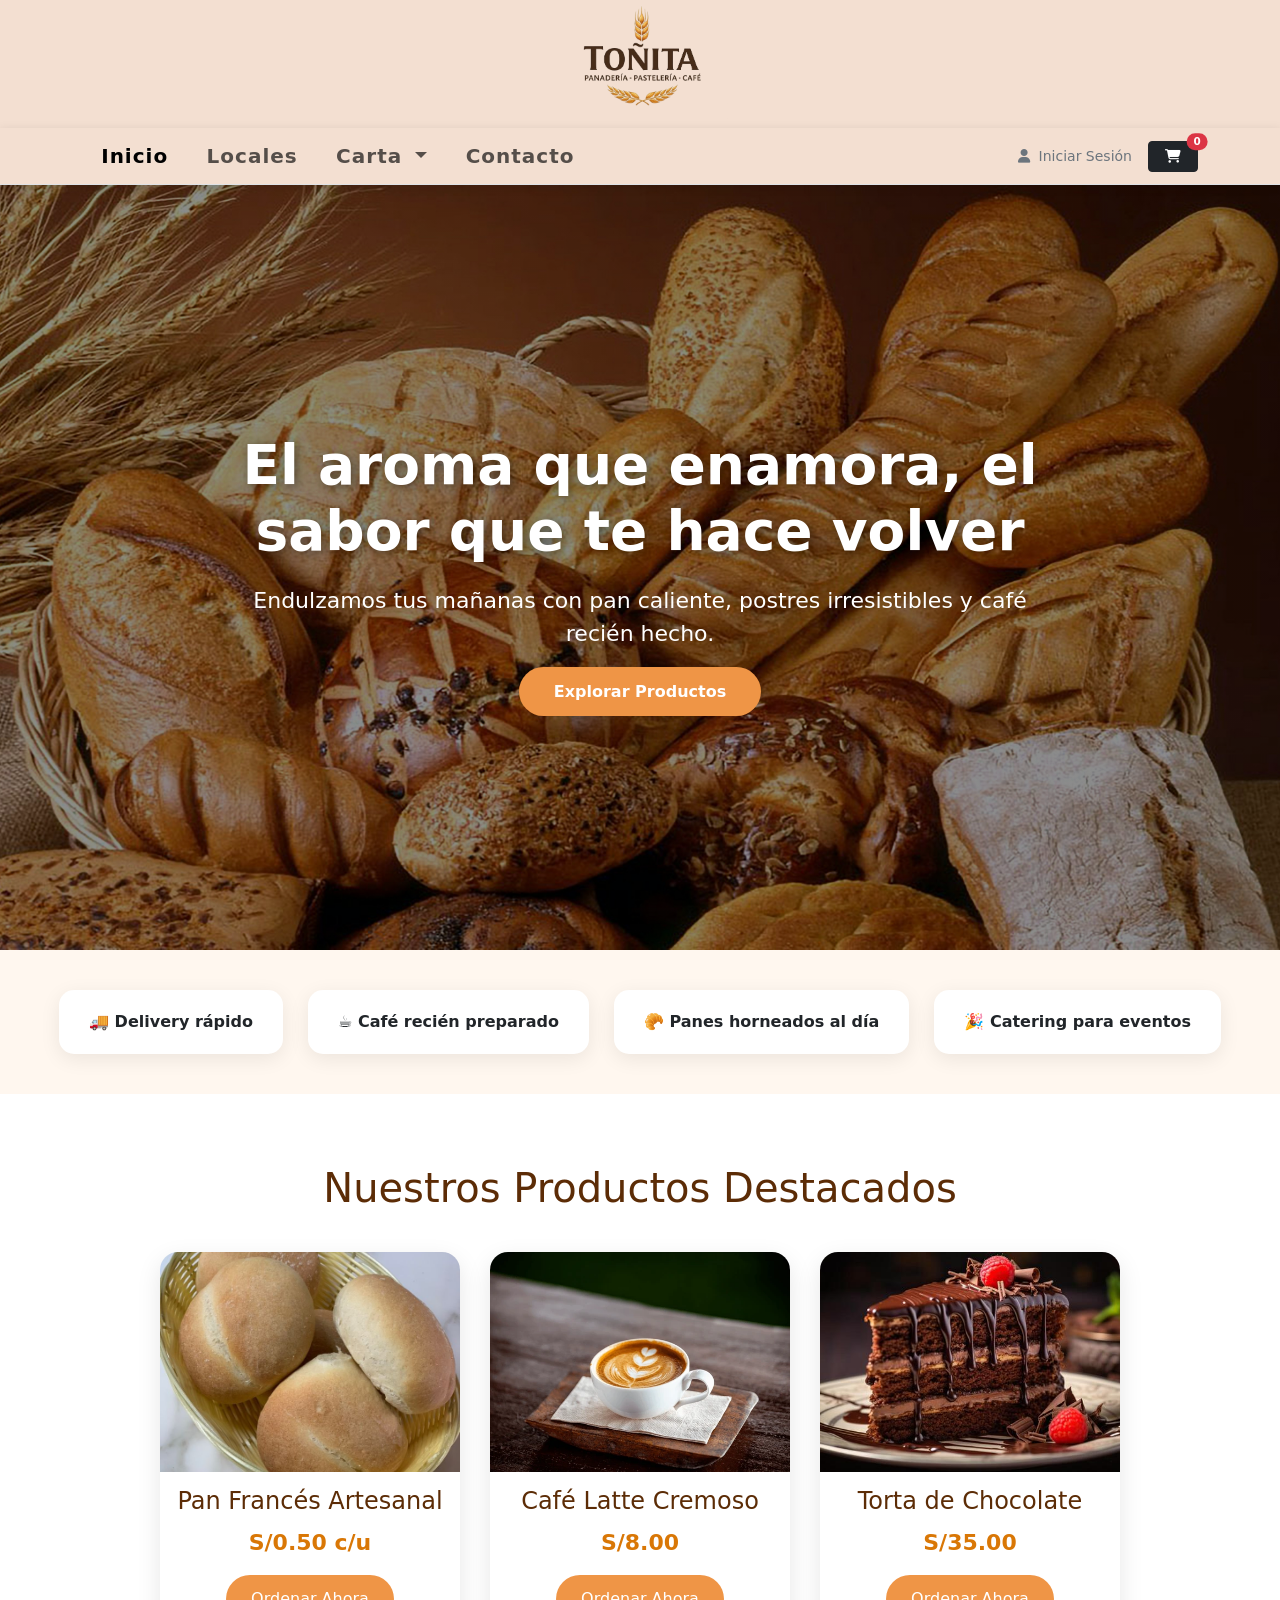
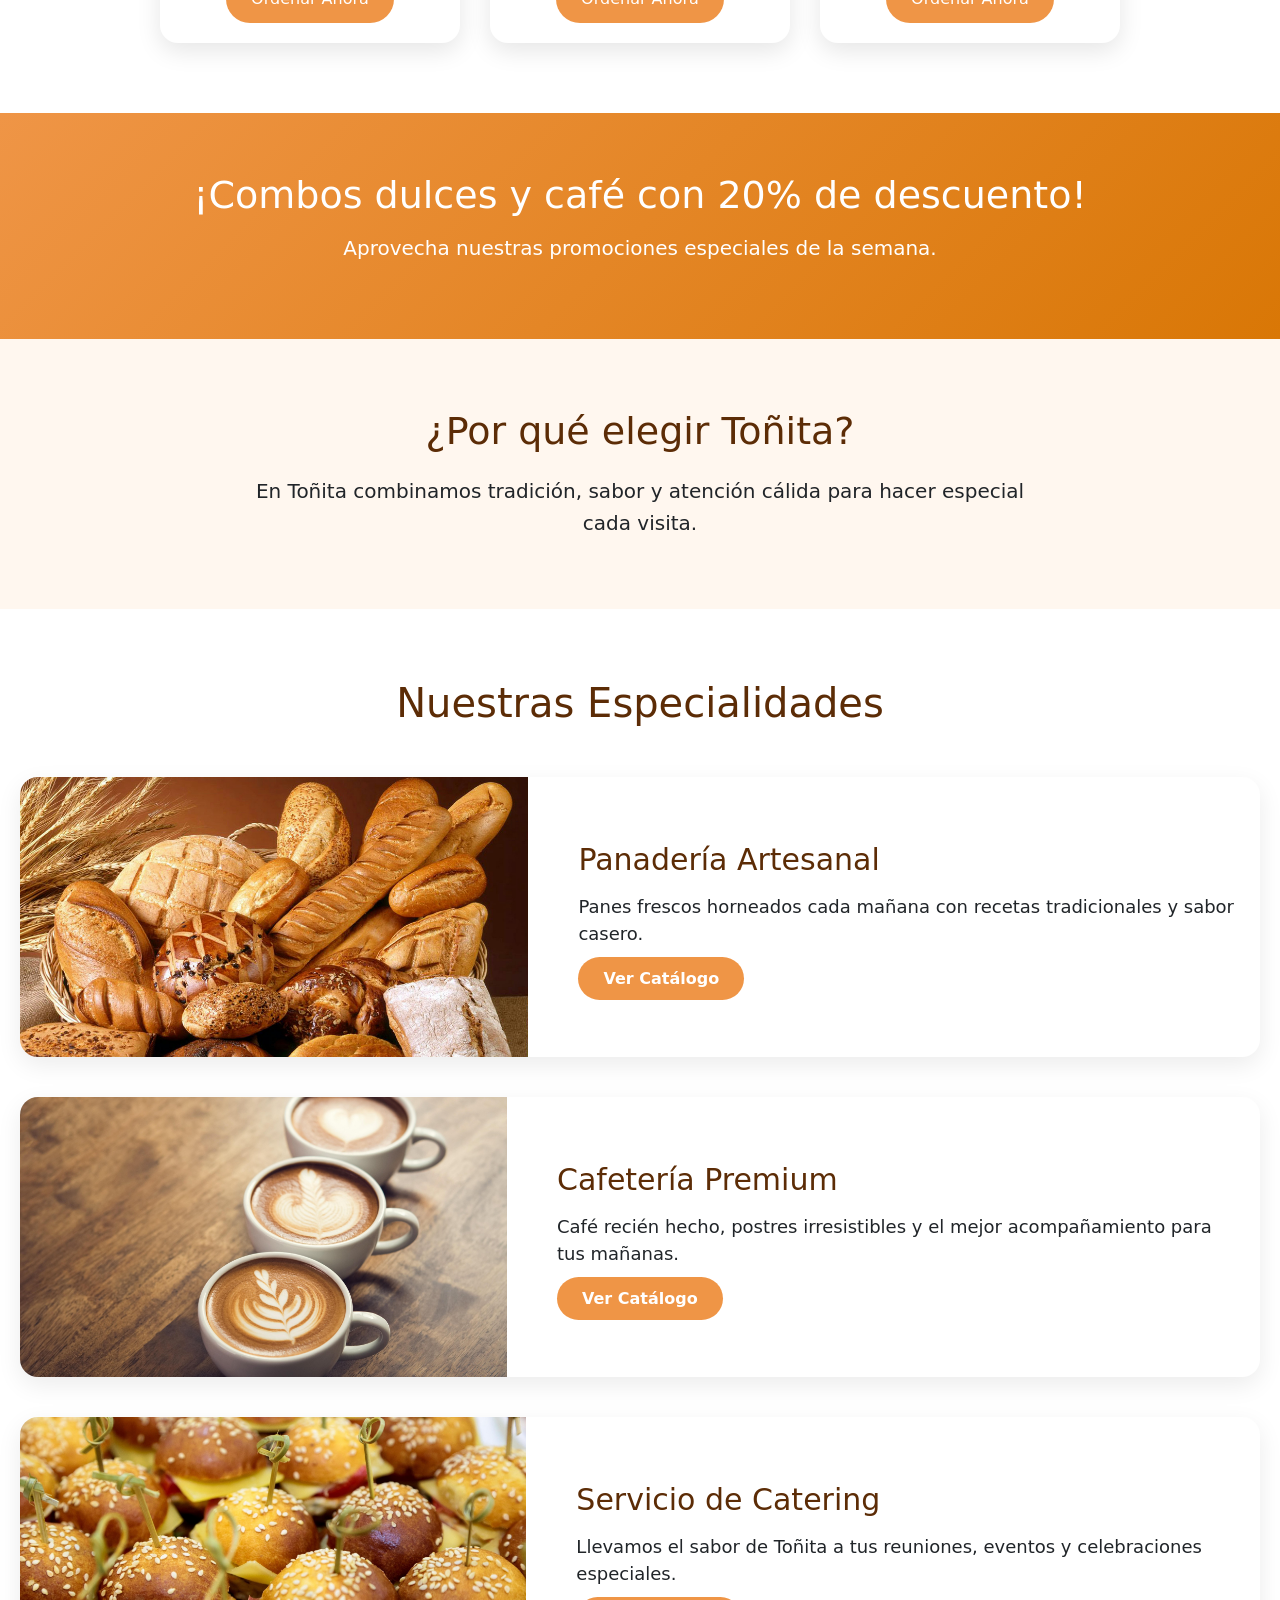
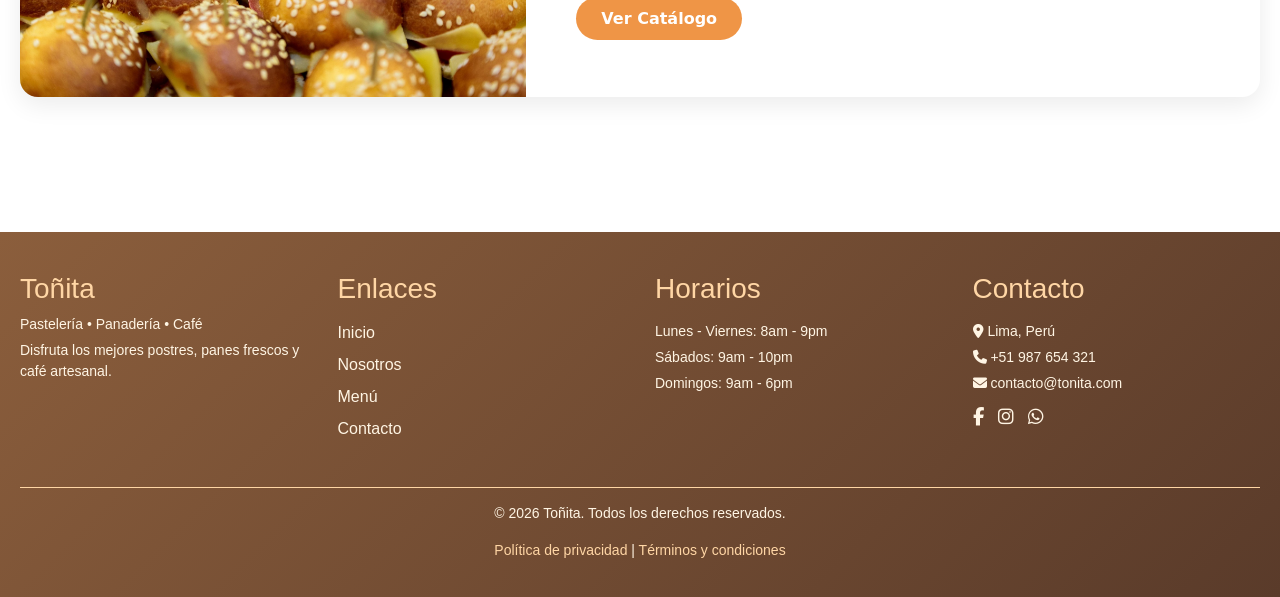
<file: index.html>
<!DOCTYPE html>
<html lang="es">

<head>
    <meta charset="UTF-8">
    <meta name="viewport" content="width=device-width, initial-scale=1.0">
    <title>Toñita - Panadería y Café</title>

    <link href="https://cdn.jsdelivr.net/npm/bootstrap@5.3.8/dist/css/bootstrap.min.css" rel="stylesheet"
        integrity="sha384-sRIl4kxILFvY47J16cr9ZwB07vP4J8+LH7qKQnuqkuIAvNWLzeN8tE5YBujZqJLB" crossorigin="anonymous">
    <link rel="stylesheet" href="./css/estilos.css">
    <link rel="stylesheet" href="https://cdnjs.cloudflare.com/ajax/libs/font-awesome/6.5.1/css/all.min.css">
    <link href='https://fonts.googleapis.com/css?family=Roboto' rel='stylesheet'>
    <link rel="stylesheet" href="https://cdnjs.cloudflare.com/ajax/libs/font-awesome/6.5.0/css/all.min.css">

    <style>
        .bg-toñita {
            background-color: #f3dfd1;
        }

        .brand-header {
            font-family: 'Playfair Display', serif;

            font-weight: 900;
            font-size: 5rem;
            color: #2c3e50;
            text-decoration: none;
            display: block;
            margin: 10 px 0;
        }

        .navbar {
            padding-top: 5px;
            padding-bottom: 5px;

            border-bottom: 1px solid #dee2e6;
        }

        .nav-link {
            font-size: 1.25rem;
            font-weight: 600;
            letter-spacing: 1px;
            padding: 0.5rem 1.2rem !important;
        }

        .cart-badge {
            font-size: 0.65rem;
        }

        .search-box {
            max-width: 180px;
        }

        .carousel-item img {
            width: 100%;
            height: 100%;
            object-fit: cover;
            border-radius: 2px;
        }
    </style>
</head>

<body>
    <header class="bg-toñita">
        <div class="container text-center py-0">

            <img src="img/toñita-logo-2.png" height="120">

        </div>

        <nav class="navbar navbar-expand-lg bg-toñita mt-2 sticky-top">
            <div class="container">
                <button class="navbar-toggler" type="button" data-bs-toggle="collapse" data-bs-target="#navbarToñita"
                    aria-controls="navbarToñita" aria-expanded="false" aria-label="Toggle navigation">
                    <span class="navbar-toggler-icon"></span>
                </button>

                <div class="collapse navbar-collapse" id="navbarToñita">
                    <ul class="navbar-nav me-auto mb-2 mb-lg-0">
                        <li class="nav-item">
                            <a class="nav-link active" href="./index.html">Inicio</a>
                        </li>
                        <li class="nav-item">
                            <a class="nav-link" href="./paginas/locales.html">Locales</a>
                        </li>
                        <li class="nav-item dropdown">
                            <a class="nav-link dropdown-toggle" href="#" role="button" data-bs-toggle="dropdown"
                                aria-expanded="false">
                                Carta
                            </a>
                            <ul class="dropdown-menu">
                                <li><a class="dropdown-item" href="./paginas/carta/panaderia.html">Panadería</a></li>
                                <li>
                                    <hr class="dropdown-divider">
                                </li>
                                <li><a class="dropdown-item" href="./paginas/carta/cafeteria.html">Cafetería</a></li>
                                <li>
                                    <hr class="dropdown-divider">
                                </li>
                                <li><a class="dropdown-item" href="./paginas/carta/catering.html">Catering</a></li>
                            </ul>
                        </li>
                        <li class="nav-item">
                            <a class="nav-link" href="./paginas/contacto.html">Contacto</a>
                        </li>
                    </ul>


                        <div id="zonaUsuario" class="ms-2"></div>

                        <a href="paginas/carrito.html" class="btn btn-dark btn-sm position-relative ms-2 px-3">
                            <i class="fa-solid fa-cart-shopping"></i>
                            <span id="contadorCarrito"
                                class="position-absolute top-0 start-100 translate-middle badge rounded-pill bg-danger cart-badge">
                                0
                            </span>
                        </a>
                    </div>
                </div>
            </div>
        </nav>
    </header>

    <main>
        <section class="hero-principal">
            <div class="hero-texto">
                <h1>El aroma que enamora, el sabor que te hace volver</h1>
                <p>Endulzamos tus mañanas con pan caliente, postres irresistibles y café recién hecho.</p>
                <a href="#productos" class="btn-hero">Explorar Productos</a>
            </div>
        </section>

        <section class="beneficios">
            <div class="beneficio-item">🚚 Delivery rápido</div>
            <div class="beneficio-item">☕ Café recién preparado</div>
            <div class="beneficio-item">🥐 Panes horneados al día</div>
            <div class="beneficio-item">🎉 Catering para eventos</div>
        </section>

        <section class="productos-destacados" id="productos">
            <h2>Nuestros Productos Destacados</h2>

            <div class="contenedor-productos">

                <div class="producto-card">
                    <img src="img/panes/pan-frances.jpg" alt="">
                    <h4>Pan Francés Artesanal</h4>
                    <p>S/0.50 c/u</p>
                    <button onclick="agregarAlCarrito({
                        nombre:'Pan Francés Artesanal',
                        categoria:'Panadería',
                        precio:0.50,
                        imagen:'img/panes/pan-frances.jpg'
                    })">Ordenar Ahora</button>
                </div>

                <div class="producto-card">
                    <img src="img/cafeteria/hot-latte.webp" alt="">
                    <h4>Café Latte Cremoso</h4>
                    <p>S/8.00</p>
                    <button onclick="agregarAlCarrito({
                        nombre:'Café Latte Cremoso',
                        categoria: 'Cafetería',
                        precio:8.00,
                        imagen:'img/cafeteria/hot-latte.webp'
                        })">Ordenar Ahora</button>
                </div>

                <div class="producto-card">
                    <img src="img/catering/torta-chocolate.jpg" alt="">
                    <h4>Torta de Chocolate</h4>
                    <p>S/35.00</p>
                    <button onclick="agregarAlCarrito({
                        nombre:'Torta de Chocolate',
                        categoria: 'Catering',
                        precio:35.00,
                        imagen:'img/catering/torta-chocolate.jpg'
                        })">Ordenar Ahora</button>
                </div>

            </div>
        </section>

        <section class="promo-banner">
            <h2>¡Combos dulces y café con 20% de descuento!</h2>
            <p>Aprovecha nuestras promociones especiales de la semana.</p>
        </section>

        <section class="elegirnos">
            <h2>¿Por qué elegir Toñita?</h2>
            <p>En Toñita combinamos tradición, sabor y atención cálida para hacer especial cada visita.</p>
        </section>

        <section class="categorias-principales">
            <h2>Nuestras Especialidades</h2>

            <div class="categoria-box">
                <img src="./img/panes.jpg" alt="">
                <div class="categoria-info">
                    <h3>Panadería Artesanal</h3>
                    <p>Panes frescos horneados cada mañana con recetas tradicionales y sabor casero.</p>
                    <a href="paginas/carta/panaderia.html">Ver Catálogo</a>
                </div>
            </div>

            <div class="categoria-box">
                <img src="./img/cafeteria/3-tazas-de-cafe.jpg" alt="">
                <div class="categoria-info">
                    <h3>Cafetería Premium</h3>
                    <p>Café recién hecho, postres irresistibles y el mejor acompañamiento para tus mañanas.</p>
                    <a href="paginas/carta/cafeteria.html">Ver Catálogo</a>
                </div>
            </div>

            <div class="categoria-box">
                <img src="./img/catering/sandwich.jpg" alt="">
                <div class="categoria-info">
                    <h3>Servicio de Catering</h3>
                    <p>Llevamos el sabor de Toñita a tus reuniones, eventos y celebraciones especiales.</p>
                    <a href="paginas/carta/catering.html">Ver Catálogo</a>
                </div>
            </div>
        </section>


    </main>
    <!--el pie de la pagina-->
    <footer class="footer">
        <div class="footer-container">

            <!-- Marca -->
            <div class="footer-box">
                <h2 class="logo">Toñita</h2>
                <p>Pastelería • Panadería • Café</p>
                <p class="footer-text">
                    Disfruta los mejores postres, panes frescos y café artesanal.
                </p>
            </div>

            <!-- Enlaces -->
            <div class="footer-box">
                <h3>Enlaces</h3>
                <ul>
                    <li><a href="index.html">Inicio</a></li>
                    <li><a href="paginas/nosostros.html">Nosotros</a></li>
                    <li><a href="paginas/carta/panaderia.html">Menú</a></li>
                    <li><a href="paginas/contacto.html">Contacto</a></li>
                </ul>
            </div>

            <!-- Horarios -->
            <div class="footer-box">
                <h3>Horarios</h3>
                <p>Lunes - Viernes: 8am - 9pm</p>
                <p>Sábados: 9am - 10pm</p>
                <p>Domingos: 9am - 6pm</p>
            </div>

            <!-- Contacto -->
            <div class="footer-box">
                <h3>Contacto</h3>
                <p><i class="fa-solid fa-location-dot"></i> Lima, Perú</p>
                <p><i class="fa-solid fa-phone"></i> +51 987 654 321</p>
                <p><i class="fa-solid fa-envelope"></i> contacto@tonita.com</p>

                <div class="socials">
                    <a href="#"><i class="fa-brands fa-facebook-f"></i></a>
                    <a href="#"><i class="fa-brands fa-instagram"></i></a>
                    <a href="#"><i class="fa-brands fa-whatsapp"></i></a>
                </div>
            </div>

        </div>

        <!-- Parte inferior -->
        <div class="footer-bottom">
            <p>&copy; 2026 Toñita. Todos los derechos reservados.</p>
            <p>
                <a href="#">Política de privacidad</a> |
                <a href="#">Términos y condiciones</a>
            </p>
        </div>
    </footer>

    <script src="https://cdn.jsdelivr.net/npm/bootstrap@5.3.8/dist/js/bootstrap.bundle.min.js"
        integrity="sha384-FKyoEForCGlyvwx9Hj09JcYn3nv7wiPVlz7YYwJrWVcXK/BmnVDxM+D2scQbITxI"
        crossorigin="anonymous"></script>
    <script src="JS/usuarioActivo.js"></script>

    <script src="JS/carrito.js"></script>
    <script src="JS/buscar.js"></script>
</body>

</html>
</file>
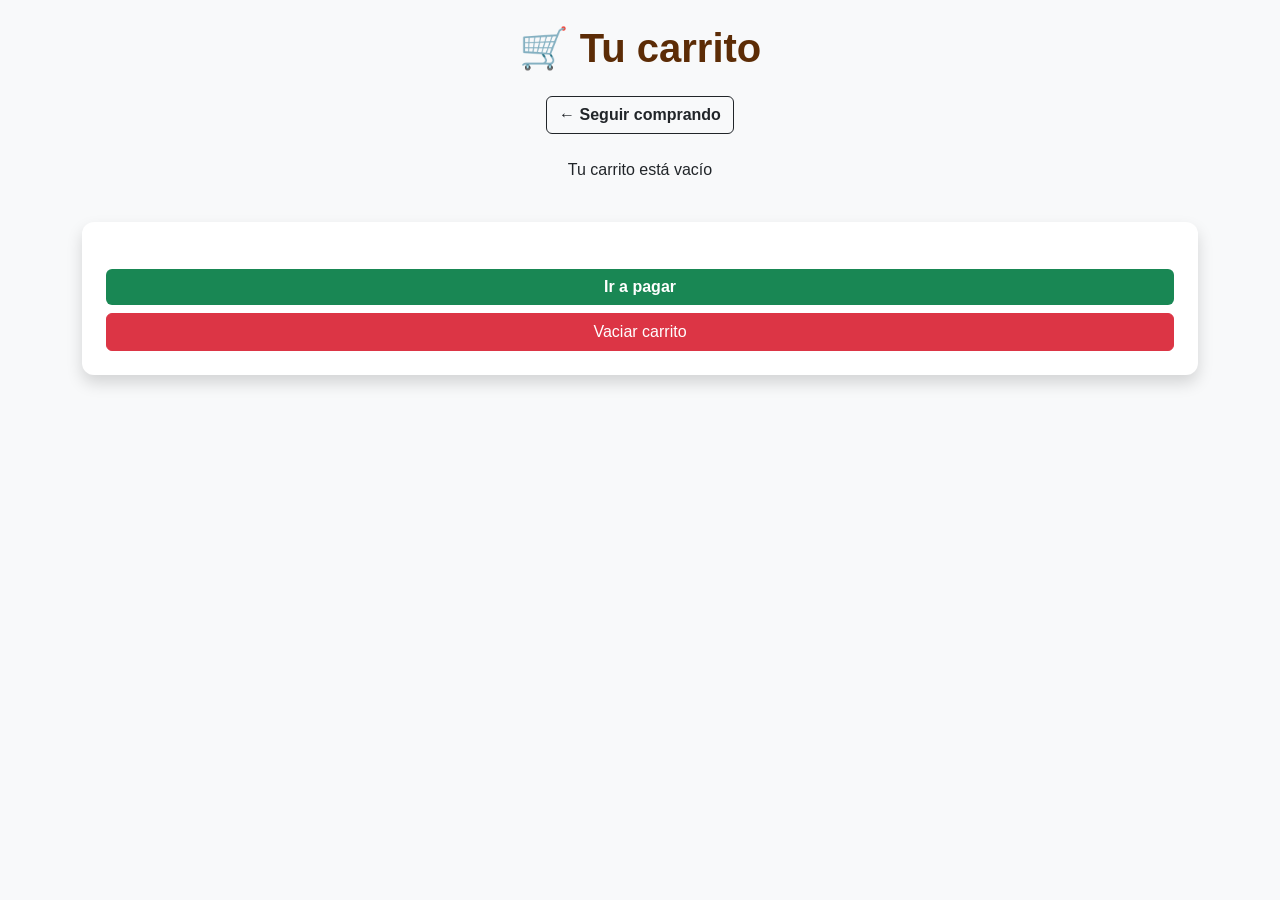
<file: paginas/carrito.html>
<!DOCTYPE html>
<html lang="es">

<head>
    <meta charset="UTF-8">
    <title>Carrito de compras</title>

    <!-- Bootstrap -->
    <link href="https://cdn.jsdelivr.net/npm/bootstrap@5.3.8/dist/css/bootstrap.min.css" rel="stylesheet">

    <link rel="stylesheet" href="../css/carrito.css">
</head>

<body class="bg-light">

    <div class="container mt-4">
        <h1 class="text-center mb-4">🛒 Tu carrito</h1>

        <div class="text-center mb-4">
            <a href="../index.html" class="btn btn-outline-dark">← Seguir comprando</a>
        </div>

        <div id="listaCarrito" class="row g-3"></div>

        <div class="card mt-4 p-4 shadow resumen-pago">
            <h4 id="total"></h4>
            <a href="checkout.html" class="btn btn-success w-100 mt-2">
                Ir a pagar
            </a>
            <button class="btn btn-danger mt-2" onclick="vaciarCarrito()">Vaciar carrito</button>
        </div>
    </div>

    <script src="../JS/carrito.js"></script>
    <script src="../JS/carritoUI.js"></script>

</body>

</html>
</file>
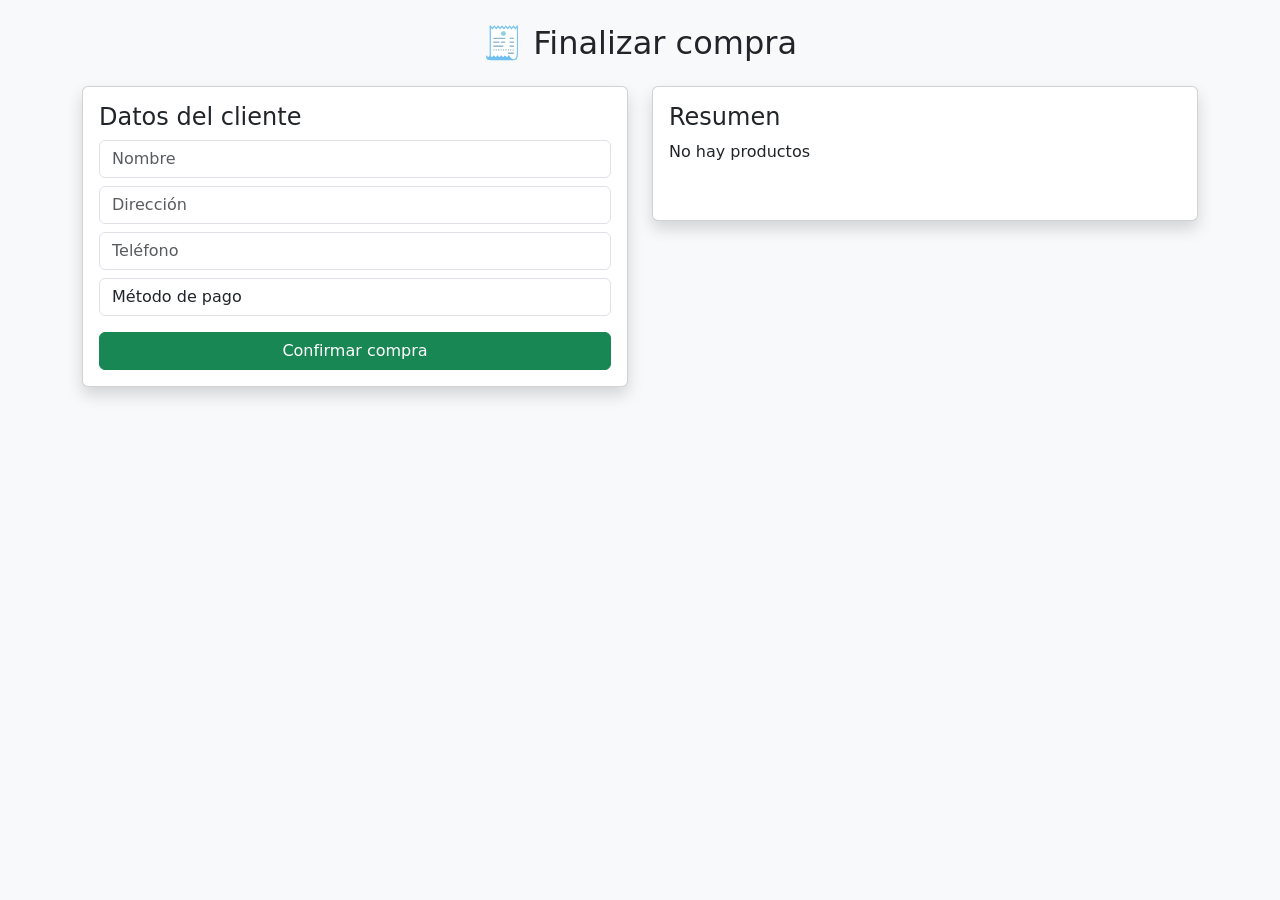
<file: paginas/checkout.html>
<!DOCTYPE html>
<html lang="es">
<head>
    <meta charset="UTF-8">
    <title>Checkout</title>

    <link href="https://cdn.jsdelivr.net/npm/bootstrap@5.3.8/dist/css/bootstrap.min.css" rel="stylesheet">
</head>

<body class="bg-light">

<div class="container mt-4">
    <h2 class="text-center mb-4">🧾 Finalizar compra</h2>

    <div class="row">
        <!-- FORMULARIO -->
        <div class="col-md-6">
            <div class="card p-3 shadow">
                <h4>Datos del cliente</h4>

                <input id="nombre" class="form-control mb-2" placeholder="Nombre">
                <input id="direccion" class="form-control mb-2" placeholder="Dirección">
                <input id="telefono" class="form-control mb-2" placeholder="Teléfono">

                <select id="pago" class="form-control mb-3">
                    <option value="">Método de pago</option>
                    <option>Efectivo</option>
                    <option>Tarjeta</option>
                    <option>Yape / Plin</option>
                </select>

                <button class="btn btn-success w-100" onclick="finalizarCompra()">
                    Confirmar compra
                </button>
            </div>
        </div>

        <!-- RESUMEN -->
        <div class="col-md-6">
            <div class="card p-3 shadow">
                <h4>Resumen</h4>

                <div id="resumen"></div>

                <h5 class="mt-3" id="total"></h5>
            </div>
        </div>
    </div>
</div>

<script src="../JS/carrito.js"></script>
<script src="../JS/checkout.js"></script>

</body>
</html>
</file>
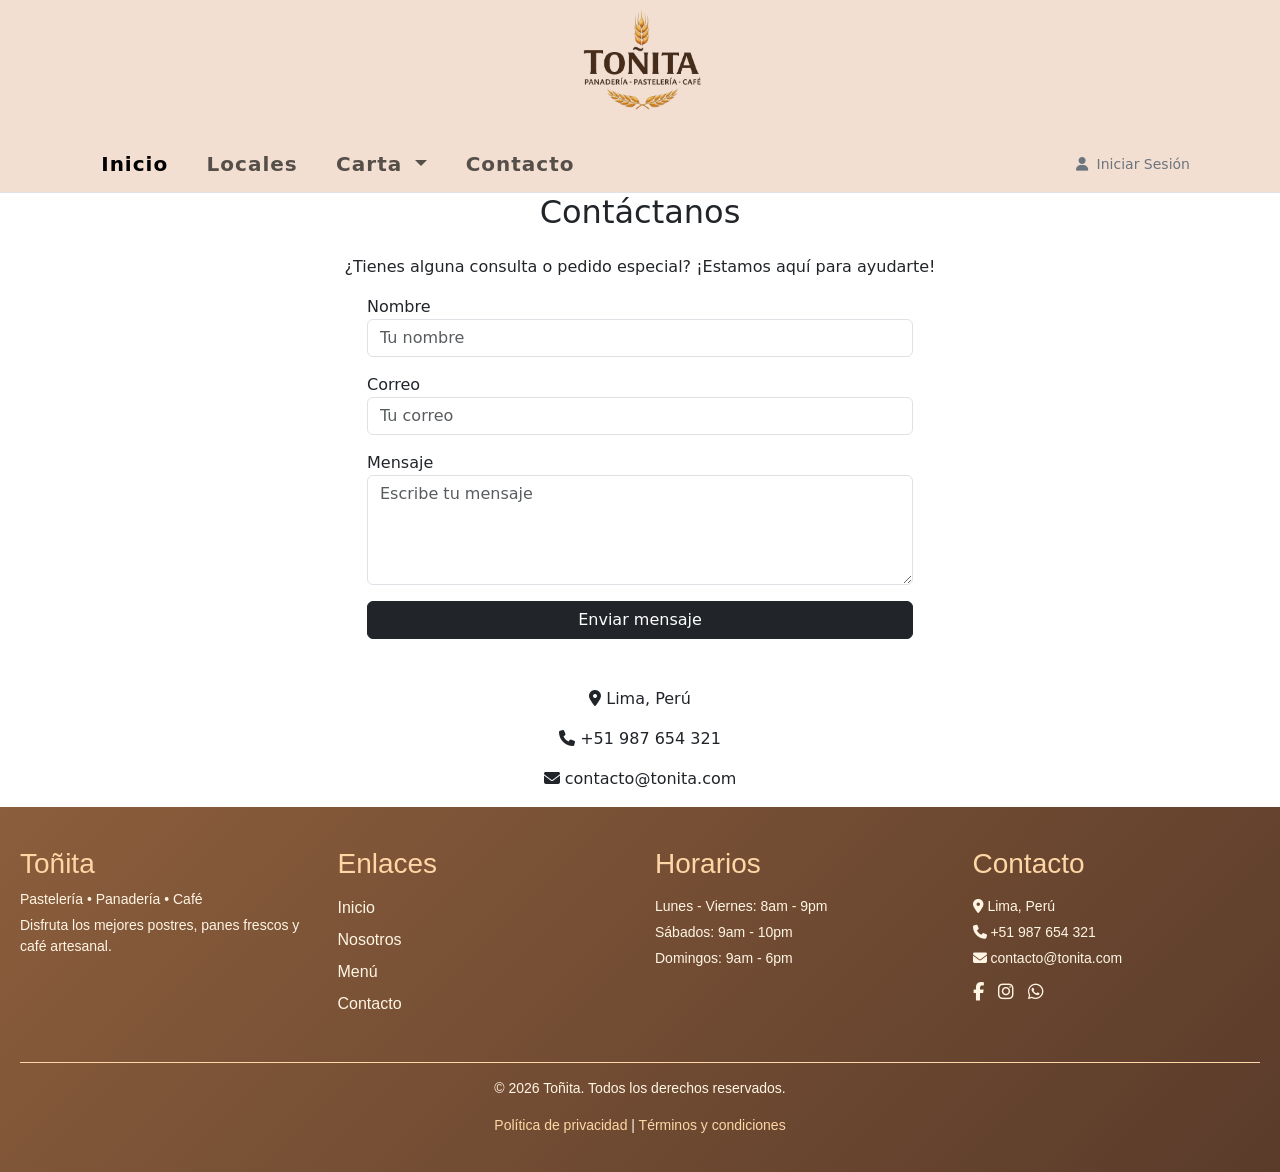
<file: paginas/contacto.html>
<!DOCTYPE html>
<html lang="es">

<head>
    <meta charset="UTF-8">
    <meta name="viewport" content="width=device-width, initial-scale=1.0">
    <title>Toñita - Panadería y Café</title>

    <link href="https://cdn.jsdelivr.net/npm/bootstrap@5.3.8/dist/css/bootstrap.min.css" rel="stylesheet"
        integrity="sha384-sRIl4kxILFvY47J16cr9ZwB07vP4J8+LH7qKQnuqkuIAvNWLzeN8tE5YBujZqJLB" crossorigin="anonymous">
    <link rel="stylesheet" href="https://cdnjs.cloudflare.com/ajax/libs/font-awesome/6.5.1/css/all.min.css">
    <link href='https://fonts.googleapis.com/css?family=Roboto' rel='stylesheet'>
    <link rel="stylesheet" href="../css/footer.css">
    <link rel="stylesheet" href="https://cdnjs.cloudflare.com/ajax/libs/font-awesome/6.5.0/css/all.min.css">

    <style>
        .bg-toñita {
            background-color: #f3dfd1;
        }

        .brand-header {
            font-family: 'Playfair Display', serif;

            font-weight: 900;
            font-size: 5rem;
            color: #2c3e50;
            text-decoration: none;
            display: block;
            margin: 10px 0;
        }

        .navbar {
            padding-top: 5px;
            padding-bottom: 5px;
            border-bottom: 1px solid #dee2e6;
        }

        .nav-link {
            font-size: 1.25rem;
            font-weight: 600;
            letter-spacing: 1px;
            padding: 0.5rem 1.2rem !important;
        }

        .cart-badge {
            font-size: 0.65rem;
        }

        .search-box {
            max-width: 180px;
        }
    </style>
</head>

<body>
    <header class="bg-toñita">
        <div class="container text-center py-1">

            <img src="../img/toñita-logo-2.png" height="120">

        </div>

        <nav class="navbar navbar-expand-lg bg-toñita mt-2">
            <div class="container">
                <button class="navbar-toggler" type="button" data-bs-toggle="collapse" data-bs-target="#navbarToñita"
                    aria-controls="navbarToñita" aria-expanded="false" aria-label="Toggle navigation">
                    <span class="navbar-toggler-icon"></span>
                </button>

                <div class="collapse navbar-collapse" id="navbarToñita">
                    <ul class="navbar-nav me-auto mb-2 mb-lg-0">
                        <li class="nav-item">
                            <a class="nav-link active" href="../index.html">Inicio</a>
                        </li>
                        <li class="nav-item">
                            <a class="nav-link" href="./locales.html">Locales</a>
                        </li>
                        <li class="nav-item dropdown">
                            <a class="nav-link dropdown-toggle" href="#" role="button" data-bs-toggle="dropdown"
                                aria-expanded="false">
                                Carta
                            </a>
                            <ul class="dropdown-menu">
                                <li><a class="dropdown-item" href="../paginas/carta/panaderia.html">Panadería</a></li>
                                <li>
                                    <hr class="dropdown-divider">
                                </li>
                                <li><a class="dropdown-item" href="../paginas/carta/cafeteria.html">Cafetería</a></li>
                                <li>
                                    <hr class="dropdown-divider">
                                </li>
                                <li><a class="dropdown-item" href="../paginas/carta/catering.html">Catering</a></li>
                            </ul>
                        </li>
                        <li class="nav-item">
                            <a class="nav-link" href="./contacto.html">Contacto</a>
                        </li>
                    </ul>

                    <div class="d-flex align-items-center gap-2">

                        <a href="login.html" class="btn btn-sm btn-outline-secondary border-0 ms-2">
                            <i class="fa-solid fa-user me-1"></i> Iniciar Sesión
                        </a>
                    </div>
                </div>
            </div>
        </nav>
    </header>

    <main>
        <h2 class="text-center mb-4">Contáctanos</h2>
        <p class="text-center mt-4">
            ¿Tienes alguna consulta o pedido especial?
            ¡Estamos aquí para ayudarte!
        </p>
        <div class="container">
            <div class="row justify-content-center">
                <div class="col-md-6">

                    <form>
                        <div class="mb-3">
                            <label>Nombre</label>
                            <input type="text" class="form-control" placeholder="Tu nombre">
                        </div>

                        <div class="mb-3">
                            <label>Correo</label>
                            <input type="email" class="form-control" placeholder="Tu correo" required>
                        </div>

                        <div class="mb-3">
                            <label>Mensaje</label>
                            <textarea class="form-control" rows="4" placeholder="Escribe tu mensaje"></textarea>
                        </div>

                        <button class="btn btn-dark w-100">Enviar mensaje</button>
                    </form>

                </div>
            </div>
        </div>
        <div class="text-center mt-5">
            <p><i class="fa-solid fa-location-dot"></i> Lima, Perú</p>
            <p><i class="fa-solid fa-phone"></i> +51 987 654 321</p>
            <p><i class="fa-solid fa-envelope"></i> contacto@tonita.com</p>
        </div>
    </main>

    <!--el pie de la pagina-->
    <footer class="footer">
        <div class="footer-container">

            <!-- Marca -->
            <div class="footer-box">
                <h2 class="logo">Toñita</h2>
                <p>Pastelería • Panadería • Café</p>
                <p class="footer-text">
                    Disfruta los mejores postres, panes frescos y café artesanal.
                </p>
            </div>

            <!-- Enlaces -->
            <div class="footer-box">
                <h3>Enlaces</h3>
                <ul>
                    <li><a href="../index.html">Inicio</a></li>
                    <li><a href="nosostros.html">Nosotros</a></li>
                    <li><a href="carta/panaderia.html">Menú</a></li>
                    <li><a href="contacto.html">Contacto</a></li>
                </ul>
            </div>

            <!-- Horarios -->
            <div class="footer-box">
                <h3>Horarios</h3>
                <p>Lunes - Viernes: 8am - 9pm</p>
                <p>Sábados: 9am - 10pm</p>
                <p>Domingos: 9am - 6pm</p>
            </div>

            <!-- Contacto -->
            <div class="footer-box">
                <h3>Contacto</h3>
                <p><i class="fa-solid fa-location-dot"></i> Lima, Perú</p>
                <p><i class="fa-solid fa-phone"></i> +51 987 654 321</p>
                <p><i class="fa-solid fa-envelope"></i> contacto@tonita.com</p>

                <div class="socials">
                    <a href="#"><i class="fa-brands fa-facebook-f"></i></a>
                    <a href="#"><i class="fa-brands fa-instagram"></i></a>
                    <a href="#"><i class="fa-brands fa-whatsapp"></i></a>
                </div>
            </div>

        </div>

        <!-- Parte inferior -->
        <div class="footer-bottom">
            <p>&copy; 2026 Toñita. Todos los derechos reservados.</p>
            <p>
                <a href="#">Política de privacidad</a> |
                <a href="#">Términos y condiciones</a>
            </p>
        </div>
    </footer>

    <script src="https://cdn.jsdelivr.net/npm/bootstrap@5.3.8/dist/js/bootstrap.bundle.min.js"
        integrity="sha384-FKyoEForCGlyvwx9Hj09JcYn3nv7wiPVlz7YYwJrWVcXK/BmnVDxM+D2scQbITxI"
        crossorigin="anonymous"></script>
    <script src="../JS/buscar.js"></script>
</body>

</html>
</file>
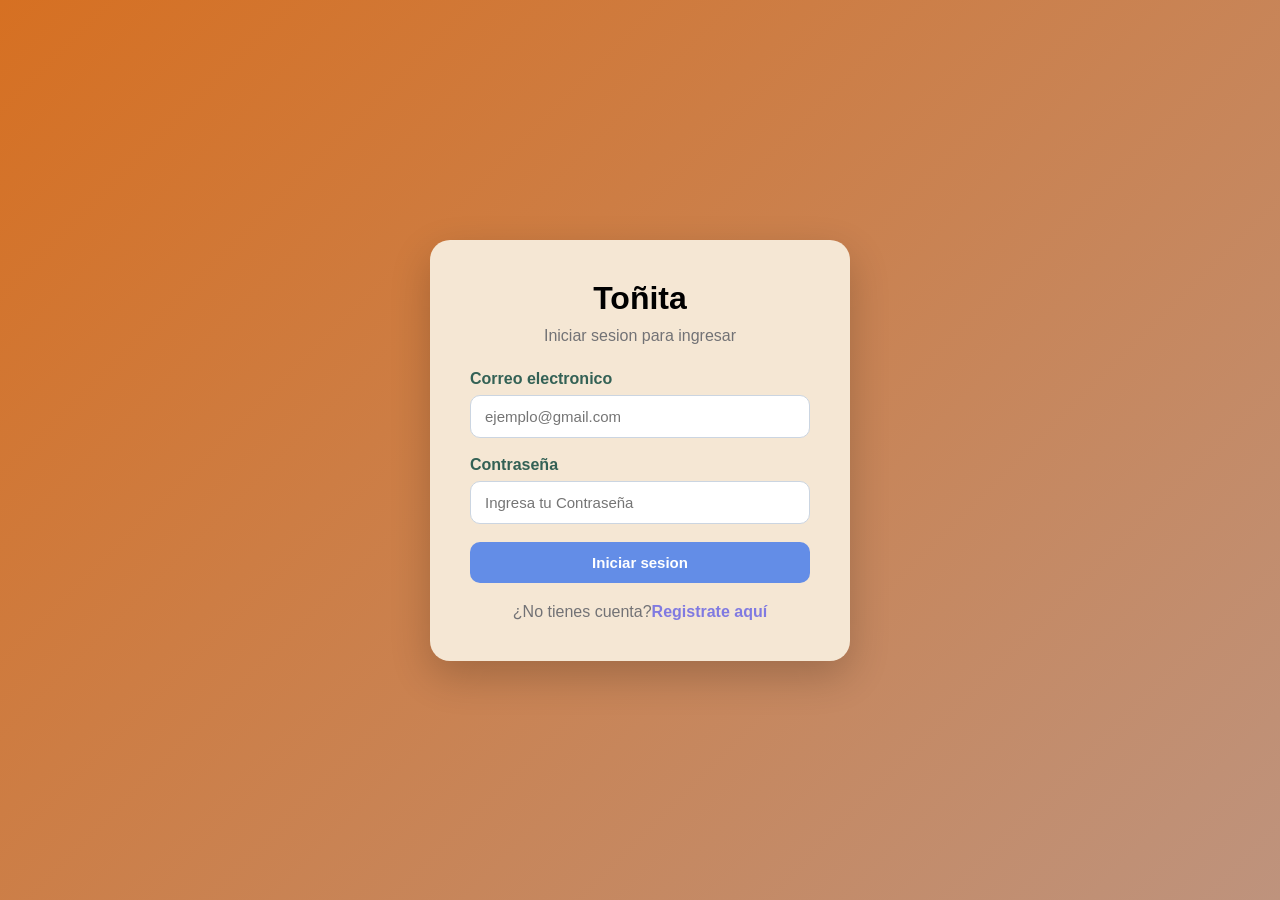
<file: paginas/login.html>
<!DOCTYPE html>
<html lang="en">

<head>
    <meta charset="UTF-8">
    <meta name="viewport" content="width=device-width, initial-scale=1.0">
    <title>Toñita | login</title>
    <link rel="stylesheet" href="../css/login.css">
</head>

<body>
    <main class="contenedor">
        <section class="tarjeta">
            <h1>Toñita</h1>
            <p class="subtitulo">Iniciar sesion para ingresar</p>
            
            <form id="formLogin">
                <div class="grupo-formulario">
                    <label for="correoLogin">Correo electronico</label>
                    <input type="email" id="correoLogin" placeholder="ejemplo@gmail.com">
                </div>

                <div class="grupo-formulario">
                    <label for="claveLogin">Contraseña</label>
                    <input type="password" id="claveLogin" placeholder="Ingresa tu Contraseña">
                </div>

                <button type="submit" class="btn-principal">
                    Iniciar sesion
                </button>
            </form>

            <p id="mensajeLogin" class="mensaje"></p>
            <p class="texto-enlace">¿No tienes cuenta?<a href="registro.html">Registrate aquí</a></p>
        </section>
    </main>

    <script src="../JS/login.js"></script>
</body>

</html>
</file>
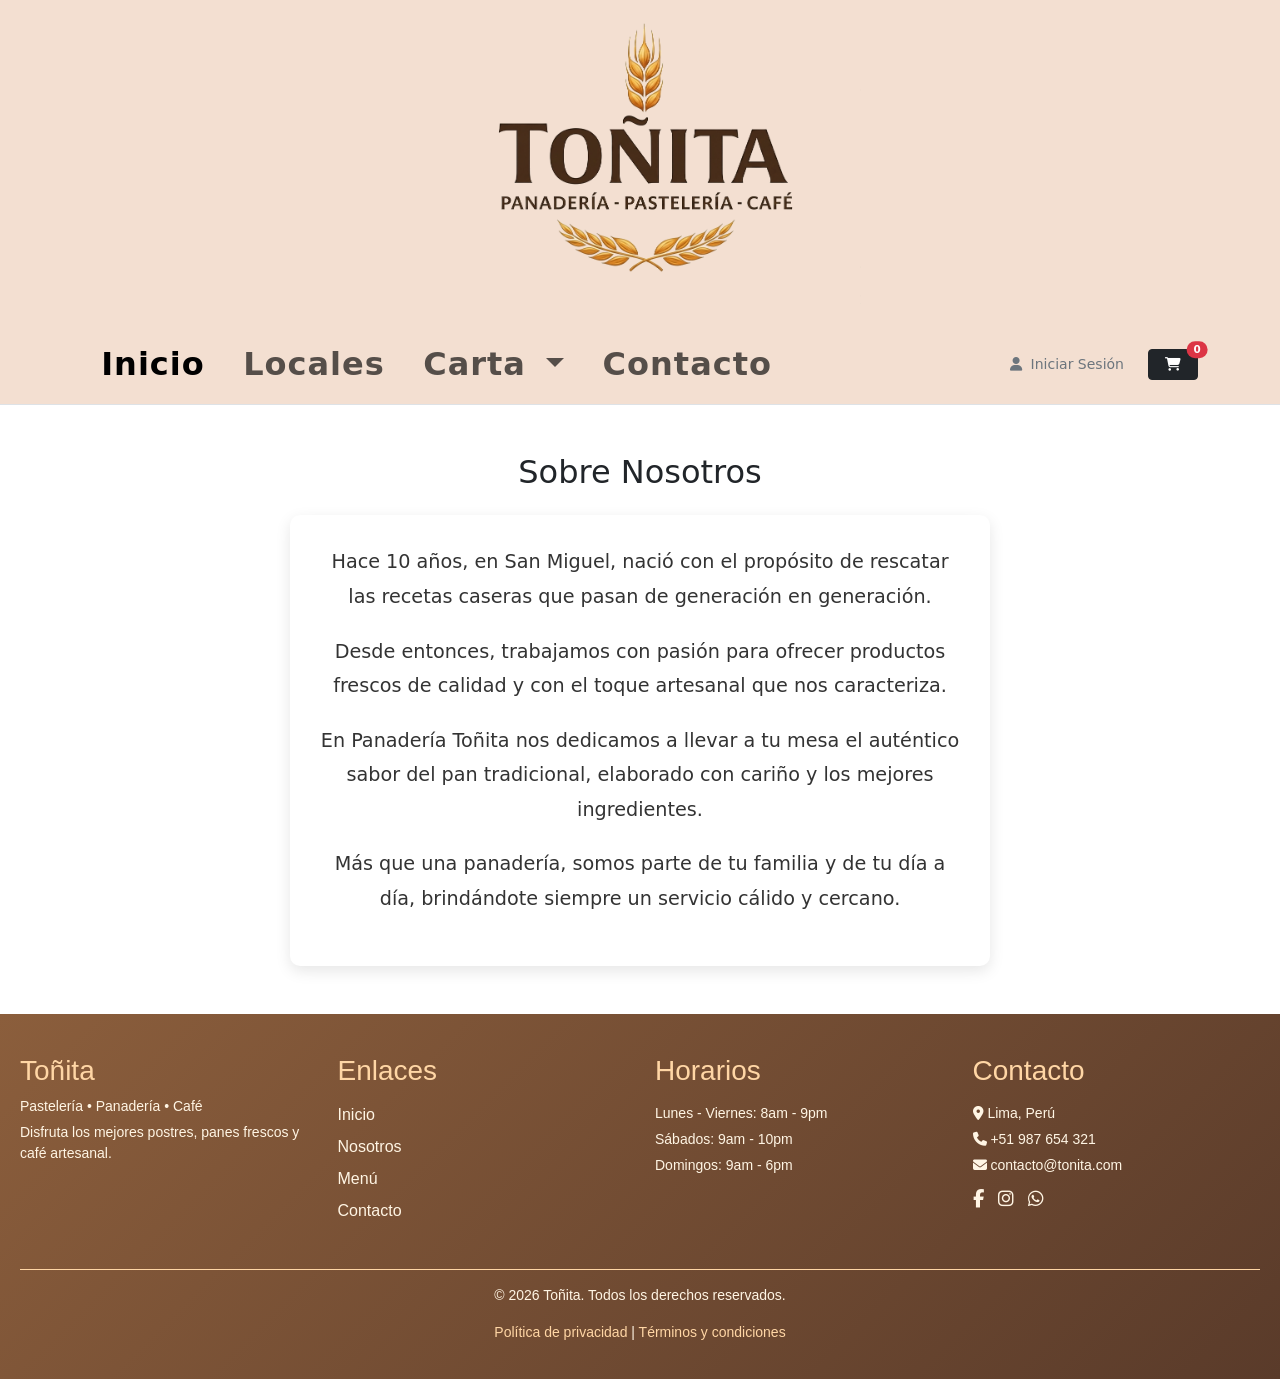
<file: paginas/nosostros.html>
<!DOCTYPE html>
<html lang="en">

<head>
    <meta charset="UTF-8">
    <meta name="viewport" content="width=device-width, initial-scale=1.0">
    <title>Toñita - Panadería y Café</title>
    <link href="https://cdn.jsdelivr.net/npm/bootstrap@5.3.8/dist/css/bootstrap.min.css" rel="stylesheet"
        integrity="sha384-sRIl4kxILFvY47J16cr9ZwB07vP4J8+LH7qKQnuqkuIAvNWLzeN8tE5YBujZqJLB" crossorigin="anonymous">
    <link rel="stylesheet" href="https://cdnjs.cloudflare.com/ajax/libs/font-awesome/6.5.1/css/all.min.css">
    <link href='https://fonts.googleapis.com/css?family=Roboto' rel='stylesheet'>
    <link rel="stylesheet" href="../css/footer.css">
    <link rel="stylesheet" href="https://cdnjs.cloudflare.com/ajax/libs/font-awesome/6.5.0/css/all.min.css">
    <link rel="stylesheet" href="../css/nosotros.css">

    <style>
        .bg-toñita {
            background-color: #f3dfd1;
        }

        .brand-header {
            font-family: 'Playfair Display', serif;

            font-weight: 900;
            font-size: 5rem;
            color: #2c3e50;
            text-decoration: none;
            display: block;
            margin: 10px 0;
        }

        .navbar {

            border-bottom: 1px solid #dee2e6;
        }

        .nav-link {
            font-size: 2rem;
            font-weight: 600;
            letter-spacing: 1px;
            padding: 0.5rem 1.2rem !important;
        }

        .cart-badge {
            font-size: 0.65rem;
        }

        .search-box {
            max-width: 180px;
        }
    </style>
</head>

<body>
    <header class="bg-toñita">
        <div class="container text-center py-2">

            <img src="../img/toñita-logo-2.png" height="300">

        </div>

        <nav class="navbar navbar-expand-lg bg-toñita mt-2">
            <div class="container">
                <button class="navbar-toggler" type="button" data-bs-toggle="collapse" data-bs-target="#navbarToñita"
                    aria-controls="navbarToñita" aria-expanded="false" aria-label="Toggle navigation">
                    <span class="navbar-toggler-icon"></span>
                </button>

                <div class="collapse navbar-collapse" id="navbarToñita">
                    <ul class="navbar-nav me-auto mb-2 mb-lg-0">
                        <li class="nav-item">
                            <a class="nav-link active" href="../index.html">Inicio</a>
                        </li>
                        <li class="nav-item">
                            <a class="nav-link" href="./locales.html">Locales</a>
                        </li>
                        <li class="nav-item dropdown">
                            <a class="nav-link dropdown-toggle" href="#" role="button" data-bs-toggle="dropdown"
                                aria-expanded="false">
                                Carta
                            </a>
                            <ul class="dropdown-menu">
                                <li><a class="dropdown-item" href="../paginas/carta/panaderia.html">Panadería</a></li>
                                <li>
                                    <hr class="dropdown-divider">
                                </li>
                                <li><a class="dropdown-item" href="../paginas/carta/cafeteria.html">Cafetería</a></li>
                                <li>
                                    <hr class="dropdown-divider">
                                </li>
                                <li><a class="dropdown-item" href="../paginas/carta/catering.html">Catering</a></li>
                            </ul>
                        </li>
                        <li class="nav-item">
                            <a class="nav-link" href="./contacto.html">Contacto</a>
                        </li>
                    </ul>

                    <div class="d-flex align-items-center gap-2">

                        <a href="login.html" class="btn btn-sm btn-outline-secondary border-0 ms-2">
                            <i class="fa-solid fa-user me-1"></i> Iniciar Sesión
                        </a>

                        <button class="btn btn-dark btn-sm position-relative ms-2 px-3">
                            <i class="fa-solid fa-cart-shopping"></i>
                            <span
                                class="position-absolute top-0 start-100 translate-middle badge rounded-pill bg-danger cart-badge">
                                0
                            </span>
                        </button>
                    </div>
                </div>
            </div>
        </nav>
    </header>

    <main>
        <main class="container py-5">
    <div class="text-center">
        <h2 class="mb-4">Sobre Nosotros</h2>
    </div>

    <div class="nosotros-text mx-auto">
        <p>
            Hace 10 años, en San Miguel, nació con el propósito de rescatar las recetas caseras que pasan de generación en generación.
        </p>

        <p>
            Desde entonces, trabajamos con pasión para ofrecer productos frescos de calidad y con el toque artesanal que nos caracteriza.
        </p>

        <p>
            En Panadería Toñita nos dedicamos a llevar a tu mesa el auténtico sabor del pan tradicional, elaborado con cariño y los mejores ingredientes.
        </p>

        <p>
            Más que una panadería, somos parte de tu familia y de tu día a día, brindándote siempre un servicio cálido y cercano.
        </p>
    </div>
</main>
    </main>
    <!--el pie de la pagina-->
    <footer class="footer">
        <div class="footer-container">

            <!-- Marca -->
            <div class="footer-box">
                <h2 class="logo">Toñita</h2>
                <p>Pastelería • Panadería • Café</p>
                <p class="footer-text">
                    Disfruta los mejores postres, panes frescos y café artesanal.
                </p>
            </div>

            <!-- Enlaces -->
            <div class="footer-box">
                <h3>Enlaces</h3>
                <ul>
                    <li><a href="../paginas/../index.html">Inicio</a></li>
                    <li><a href="nosostros.html">Nosotros</a></li>
                    <li><a href="carta/panaderia.html">Menú</a></li>
                    <li><a href="contacto.html">Contacto</a></li>
                </ul>
            </div>

            <!-- Horarios -->
            <div class="footer-box">
                <h3>Horarios</h3>
                <p>Lunes - Viernes: 8am - 9pm</p>
                <p>Sábados: 9am - 10pm</p>
                <p>Domingos: 9am - 6pm</p>
            </div>

            <!-- Contacto -->
            <div class="footer-box">
                <h3>Contacto</h3>
                <p><i class="fa-solid fa-location-dot"></i> Lima, Perú</p>
                <p><i class="fa-solid fa-phone"></i> +51 987 654 321</p>
                <p><i class="fa-solid fa-envelope"></i> contacto@tonita.com</p>

                <div class="socials">
                    <a href="#"><i class="fa-brands fa-facebook-f"></i></a>
                    <a href="#"><i class="fa-brands fa-instagram"></i></a>
                    <a href="#"><i class="fa-brands fa-whatsapp"></i></a>
                </div>
            </div>

        </div>

        <!-- Parte inferior -->
        <div class="footer-bottom">
            <p>&copy; 2026 Toñita. Todos los derechos reservados.</p>
            <p>
                <a href="#">Política de privacidad</a> |
                <a href="#">Términos y condiciones</a>
            </p>
        </div>
    </footer>

    <script src="https://cdn.jsdelivr.net/npm/bootstrap@5.3.8/dist/js/bootstrap.bundle.min.js"
        integrity="sha384-FKyoEForCGlyvwx9Hj09JcYn3nv7wiPVlz7YYwJrWVcXK/BmnVDxM+D2scQbITxI"
        crossorigin="anonymous"></script>


</body>

</html>
</file>
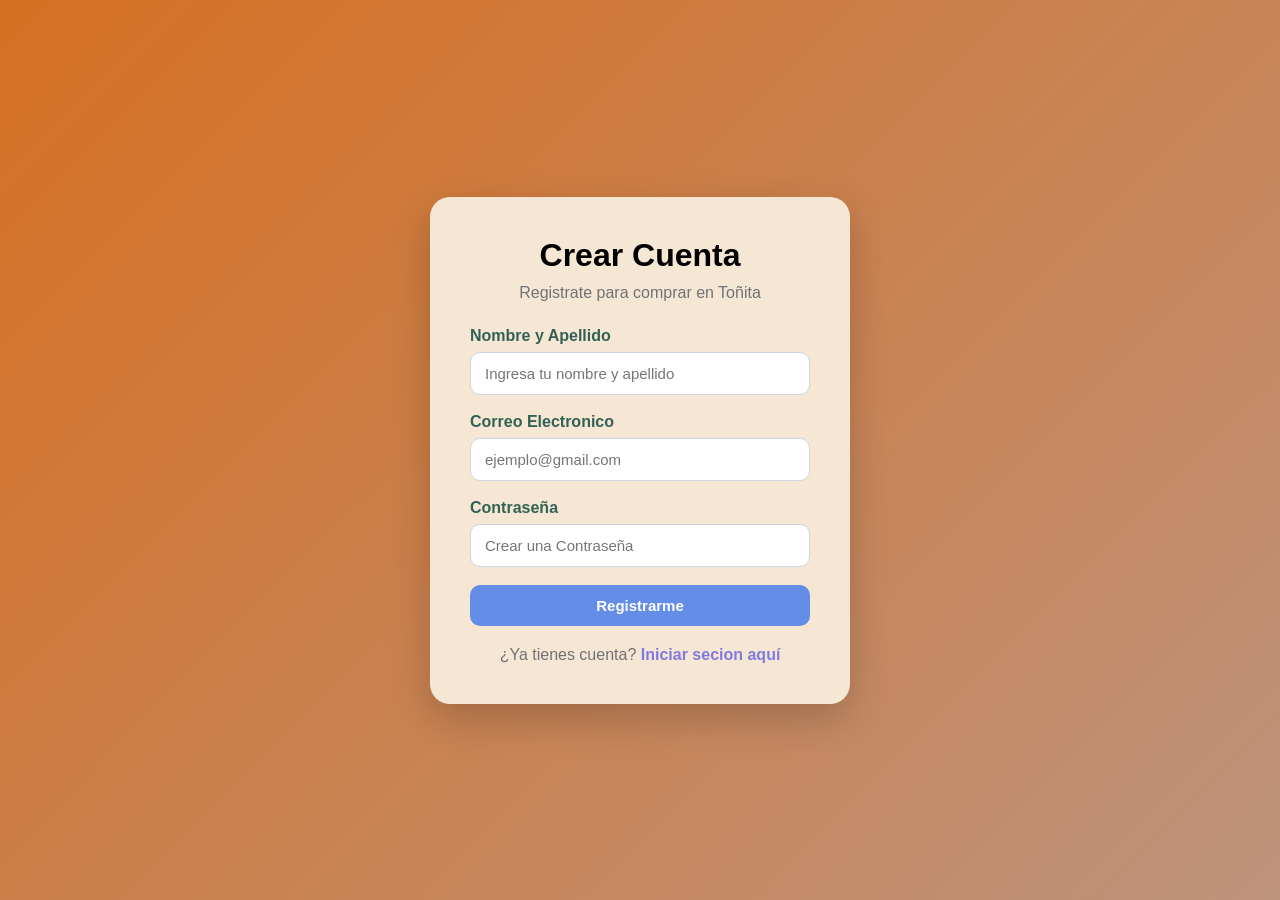
<file: paginas/registro.html>
<!DOCTYPE html>
<html lang="en">
<head>
    <meta charset="UTF-8">
    <meta name="viewport" content="width=device-width, initial-scale=1.0">
    <title>Toñita | Registro</title>
    <link rel="stylesheet" href="../css/login.css">
</head>

<body>
    <main class="contenedor">
        <section class="tarjeta">
            <h1>Crear Cuenta</h1>
            <p class="subtitulo">Registrate para comprar en Toñita</p>

            <form id="formRegistro">
                <div class="grupo-formulario">
                    <label for="nombreRegistro">Nombre y Apellido</label>
                    <input type="text" id="nombreRegistro" placeholder="Ingresa tu nombre y apellido">
                </div>
                <div class="grupo-formulario">
                    <label for="correoRegistro">Correo Electronico</label>
                    <input type="email" id="correoRegistro" placeholder="ejemplo@gmail.com">
                </div>
                <div class="grupo-formulario">
                    <label for="claveRegistro">Contraseña</label>
                    <input type="password" id="claveRegistro" placeholder="Crear una Contraseña">
                </div>

                <button type="submit" class="btn-principal">
                    Registrarme
                </button>

                <p id="mensajeRegistro" class="mensaje"></p>
            <p class="texto-enlace">¿Ya tienes cuenta? <a href="login.html">Iniciar secion aquí</a></p>
            </form>
        </section>
    </main>
    <script src="../JS/registro.js"></script>
</body>
</html>
</file>
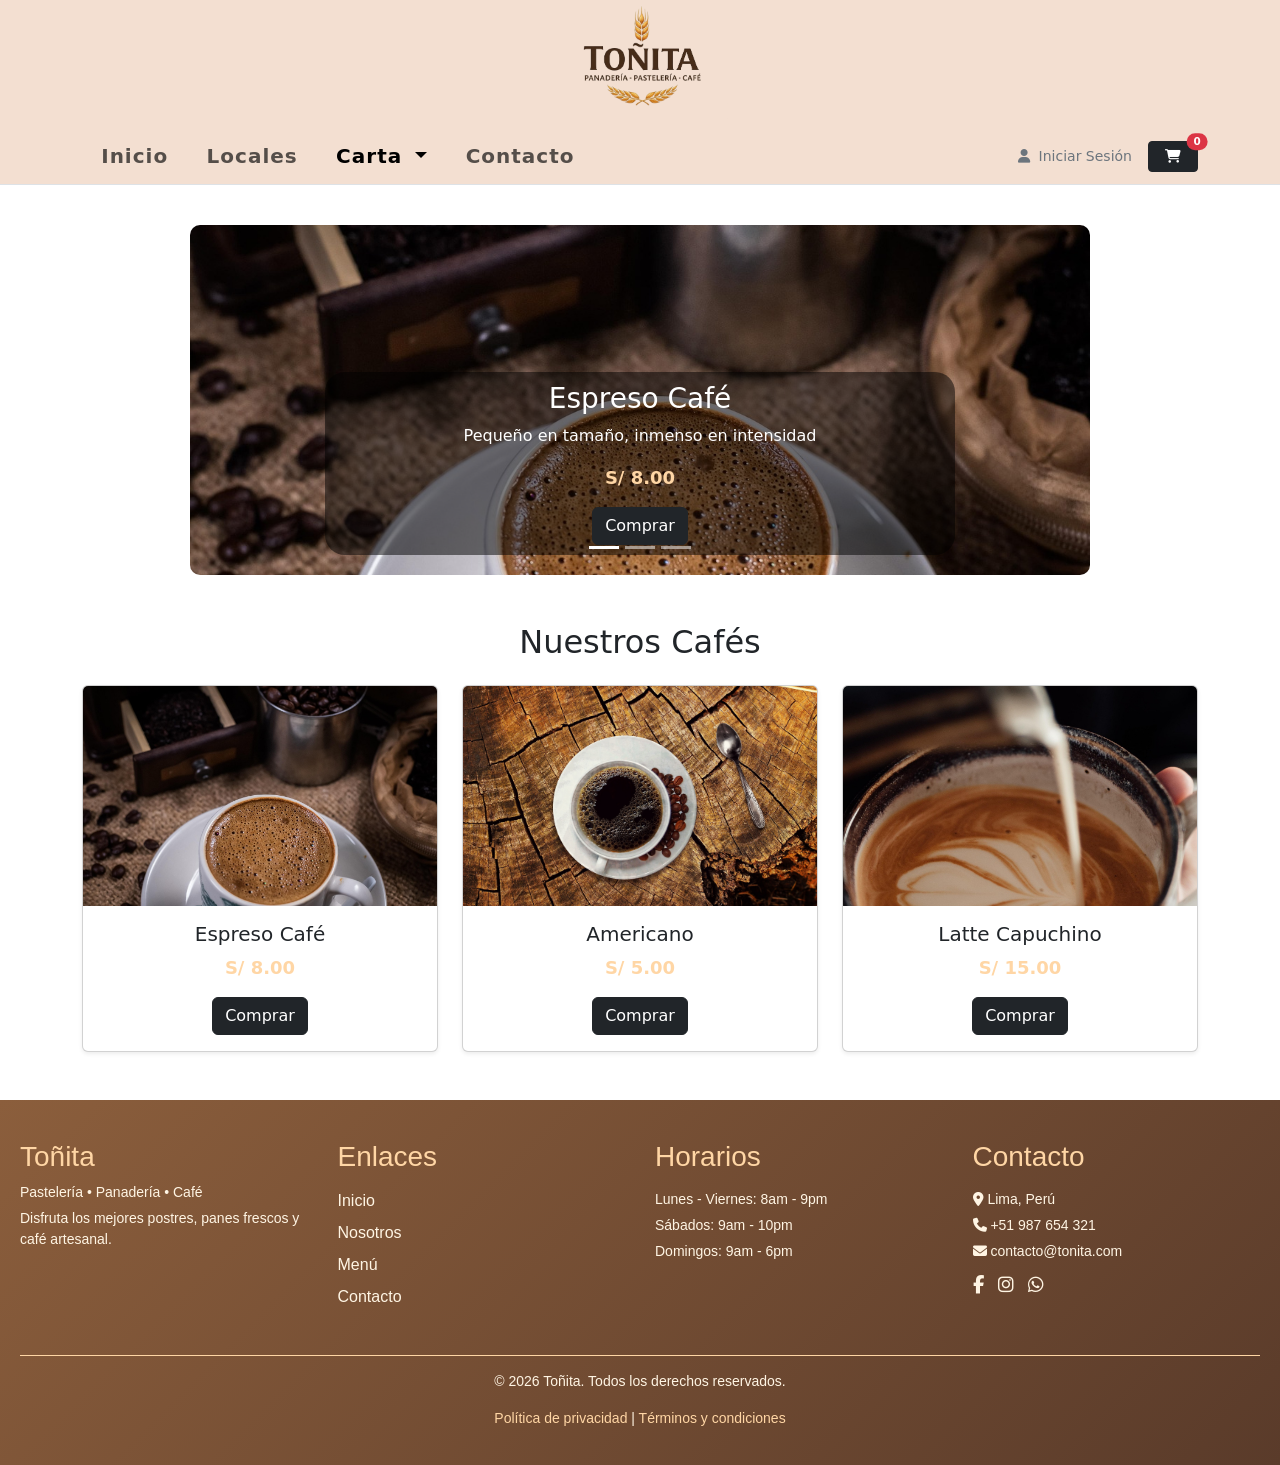
<file: paginas/carta/cafeteria.html>
<!DOCTYPE html>
<html lang="es">

<head>
    <meta charset="UTF-8">
    <meta name="viewport" content="width=device-width, initial-scale=1.0">
    <title>Toñita - Panadería y Café</title>

    <link href="https://cdn.jsdelivr.net/npm/bootstrap@5.3.8/dist/css/bootstrap.min.css" rel="stylesheet"
        integrity="sha384-sRIl4kxILFvY47J16cr9ZwB07vP4J8+LH7qKQnuqkuIAvNWLzeN8tE5YBujZqJLB" crossorigin="anonymous">
    <link rel="stylesheet" href="https://cdnjs.cloudflare.com/ajax/libs/font-awesome/6.5.1/css/all.min.css">
    <link href='https://fonts.googleapis.com/css?family=Roboto' rel='stylesheet'>
    <link rel="stylesheet" href="../../css/footer.css">
    <link rel="stylesheet" href="../../css/carousel.css">

    <style>
        .bg-toñita {
            background-color: #f3dfd1;
        }

        .brand-header {
            font-family: 'Playfair Display', serif;

            font-weight: 900;
            font-size: 5rem;
            color: #2c3e50;
            text-decoration: none;
            display: block;
            margin: 10px 0;
        }

        .navbar {
            padding-top: 5px;
            padding-bottom: 5px;
            border-bottom: 1px solid #dee2e6;
        }

        .nav-link {
            font-size: 1.25rem;
            font-weight: 600;
            letter-spacing: 1px;
            padding: 0.5rem 1.2rem !important;
        }

        .cart-badge {
            font-size: 0.65rem;
        }

        .search-box {
            max-width: 180px;
        }
    </style>
</head>

<body>
    <header class="bg-toñita">
        <div class="container text-center py-0">

            <img src="../../img/toñita-logo-2.png" height="120">

        </div>

        <nav class="navbar navbar-expand-lg bg-toñita mt-2">
            <div class="container">
                <button class="navbar-toggler" type="button" data-bs-toggle="collapse" data-bs-target="#navbarToñita"
                    aria-controls="navbarToñita" aria-expanded="false" aria-label="Toggle navigation">
                    <span class="navbar-toggler-icon"></span>
                </button>

                <div class="collapse navbar-collapse" id="navbarToñita">
                    <ul class="navbar-nav me-auto mb-2 mb-lg-0">
                        <li class="nav-item">
                            <a class="nav-link" href="../../index.html">Inicio</a>
                        </li>
                        <li class="nav-item">
                            <a class="nav-link" href="../locales.html">Locales</a>
                        </li>
                        <li class="nav-item dropdown">
                            <a class="nav-link active dropdown-toggle" href="#" role="button" data-bs-toggle="dropdown"
                                aria-expanded="false">
                                Carta
                            </a>
                            <ul class="dropdown-menu">
                                <li><a class="dropdown-item" href="./panaderia.html">Panadería</a></li>
                                <li>
                                    <hr class="dropdown-divider">
                                </li>
                                <li><a class="dropdown-item" href="./cafeteria.html">Cafetería</a></li>
                                <li>
                                    <hr class="dropdown-divider">
                                </li>
                                <li><a class="dropdown-item" href="./catering.html">Catering</a></li>
                            </ul>
                        </li>
                        <li class="nav-item">
                            <a class="nav-link" href="../contacto.html">Contacto</a>
                        </li>
                    </ul>


                    <a href="../login.html" class="btn btn-sm btn-outline-secondary border-0 ms-2">
                        <i class="fa-solid fa-user me-1"></i> Iniciar Sesión
                    </a>

                    <a href="../carrito.html" class="btn btn-dark btn-sm position-relative ms-2 px-3">
                        <i class="fa-solid fa-cart-shopping"></i>
                        <span id="contadorCarrito"
                            class="position-absolute top-0 start-100 translate-middle badge rounded-pill bg-danger cart-badge">
                            0
                        </span>
                    </a>
                </div>
            </div>
            </div>
        </nav>
    </header>

    <main>
        <div id="carouselPanes" class="carousel slide" data-bs-ride="carousel">

            <!-- Indicadores -->
            <div class="carousel-indicators">
                <button type="button" data-bs-target="#carouselPanes" data-bs-slide-to="0" class="active"></button>
                <button type="button" data-bs-target="#carouselPanes" data-bs-slide-to="1"></button>
                <button type="button" data-bs-target="#carouselPanes" data-bs-slide-to="2"></button>
            </div>

            <!-- Imágenes -->
            <div class="carousel-inner">

                <div class="carousel-item active">
                    <img src="../../img/cafeteria/coffee.jpg" class="d-block w-100" alt="Espreso Cafe">
                    <div class="carousel-caption">
                        <h3>Espreso Café</h3>
                        <p>Pequeño en tamaño, inmenso en intensidad</p>
                        <p class="precio">S/ 8.00</p>
                        <button class="btn btn-dark" onclick='agregarAlCarrito({
                            nombre:"Espreso Café",
                            categoria:"Cafetería",
                            precio:8,
                            imagen:"img/cafeteria/coffee.jpg"
                            })'>
                            Comprar
                        </button>
                    </div>
                </div>

                <div class="carousel-item">
                    <img src="../../img/cafeteria/cocoparisienne-coffee.jpg" class="d-block w-100" alt="Americano">
                    <div class="carousel-caption">
                        <h3>Americano</h3>
                        <p>El clasico que nunca falla</p>
                        <p class="precio">S/ 5.00</p>
                        <button class="btn btn-dark" onclick='agregarAlCarrito({
                            nombre:"Americano",
                            categoria:"cafeteria",
                            precio:5,
                            imagen:"img/cafeteria/cocoparisienne-coffee.jpg"
                            })'>
                            Comprar
                        </button>
                    </div>
                </div>

                <div class="carousel-item">
                    <img src="../../img/cafeteria/max_dormann-coffee.jpg" class="d-block w-100" alt="Latte Capuchino">
                    <div class="carousel-caption">
                        <h3>Latte Capuchino</h3>
                        <p>Tan cremoso y cálido como un abrazo</p>
                        <p class="precio">S/ 15.00</p>
                        <button class="btn btn-dark" onclick='agregarAlCarrito({
                            nombre:"Latte Capuchino",
                            categoria:"cafeteria",
                            precio:15,
                            imagen:"img/cafeteria/max_dormann-coffee.jpg"
                            })'>
                            Comprar
                        </button>
                    </div>
                </div>

            </div>
        </div>

        <section class="container my-5">
            <h2 class="text-center mb-4">Nuestros Cafés</h2>

            <div class="row">

                <!-- Producto 1 -->
                <div class="col-md-4">
                    <div class="card shadow-sm">
                        <img src="../../img/cafeteria/coffee.jpg" class="card-img-top img-producto">
                        <div class="card-body text-center">
                            <h5>Espreso Café</h5>
                            <p class="precio">S/ 8.00</p>
                            <button class="btn btn-dark"
                                onclick='agregarAlCarrito({
                                    nombre:"Espreso Café",
                                    categoria:"Cafetería",
                                    precio:8,
                                    imagen:"img/cafeteria/coffee.jpg"
                            })'>Comprar</button>
                        </div>
                    </div>
                </div>

                <!-- Producto 2 -->
                <div class="col-md-4">
                    <div class="card shadow-sm">
                        <img src="../../img/cafeteria/cocoparisienne-coffee.jpg" class="card-img-top img-producto">
                        <div class="card-body text-center">
                            <h5>Americano</h5>
                            <p class="precio">S/ 5.00</p>
                            <button class="btn btn-dark"
                                onclick='agregarAlCarrito({nombre:"Americano",
                                    categoria:"cafeteria",
                                    precio:5,
                                    imagen:"img/cafeteria/cocoparisienne-coffee.jpg"
                            })'>Comprar</button>
                        </div>
                    </div>
                </div>

                <!-- Producto 3 -->
                <div class="col-md-4">
                    <div class="card shadow-sm">
                        <img src="../../img/cafeteria/max_dormann-coffee.jpg" class="card-img-top img-producto">
                        <div class="card-body text-center">
                            <h5>Latte Capuchino</h5>
                            <p class="precio">S/ 15.00</p>
                            <button class="btn btn-dark"
                                onclick='agregarAlCarrito({
                                    nombre:"Latte Capuchino",
                                    categoria:"cafeteria",
                                    precio:15,
                                    imagen:"img/cafeteria/max_dormann-coffee.jpg"
                            })'>Comprar</button>
                        </div>
                    </div>
                </div>

            </div>
        </section>
    </main>

    <!--el pie de la pagina-->
    <footer class="footer">
        <div class="footer-container">

            <!-- Marca -->
            <div class="footer-box">
                <h2 class="logo">Toñita</h2>
                <p>Pastelería • Panadería • Café</p>
                <p class="footer-text">
                    Disfruta los mejores postres, panes frescos y café artesanal.
                </p>
            </div>

            <!-- Enlaces -->
            <div class="footer-box">
                <h3>Enlaces</h3>
                <ul>
                    <li><a href="../../index.html">Inicio</a></li>
                    <li><a href="../nosostros.html">Nosotros</a></li>
                    <li><a href="../carta/panaderia.html">Menú</a></li>
                    <li><a href="../contacto.html">Contacto</a></li>
                </ul>
            </div>

            <!-- Horarios -->
            <div class="footer-box">
                <h3>Horarios</h3>
                <p>Lunes - Viernes: 8am - 9pm</p>
                <p>Sábados: 9am - 10pm</p>
                <p>Domingos: 9am - 6pm</p>
            </div>

            <!-- Contacto -->
            <div class="footer-box">
                <h3>Contacto</h3>
                <p><i class="fa-solid fa-location-dot"></i> Lima, Perú</p>
                <p><i class="fa-solid fa-phone"></i> +51 987 654 321</p>
                <p><i class="fa-solid fa-envelope"></i> contacto@tonita.com</p>

                <div class="socials">
                    <a href="#"><i class="fa-brands fa-facebook-f"></i></a>
                    <a href="#"><i class="fa-brands fa-instagram"></i></a>
                    <a href="#"><i class="fa-brands fa-whatsapp"></i></a>
                </div>
            </div>

        </div>

        <!-- Parte inferior -->
        <div class="footer-bottom">
            <p>&copy; 2026 Toñita. Todos los derechos reservados.</p>
            <p>
                <a href="#">Política de privacidad</a> |
                <a href="#">Términos y condiciones</a>
            </p>
        </div>
    </footer>

    <script src="https://cdn.jsdelivr.net/npm/bootstrap@5.3.8/dist/js/bootstrap.bundle.min.js"
        integrity="sha384-FKyoEForCGlyvwx9Hj09JcYn3nv7wiPVlz7YYwJrWVcXK/BmnVDxM+D2scQbITxI"
        crossorigin="anonymous"></script>
    <script src="../../JS/carrito.js"></script>
    <script src="../../JS/buscar.js"></script>
</body>

</html>
</file>
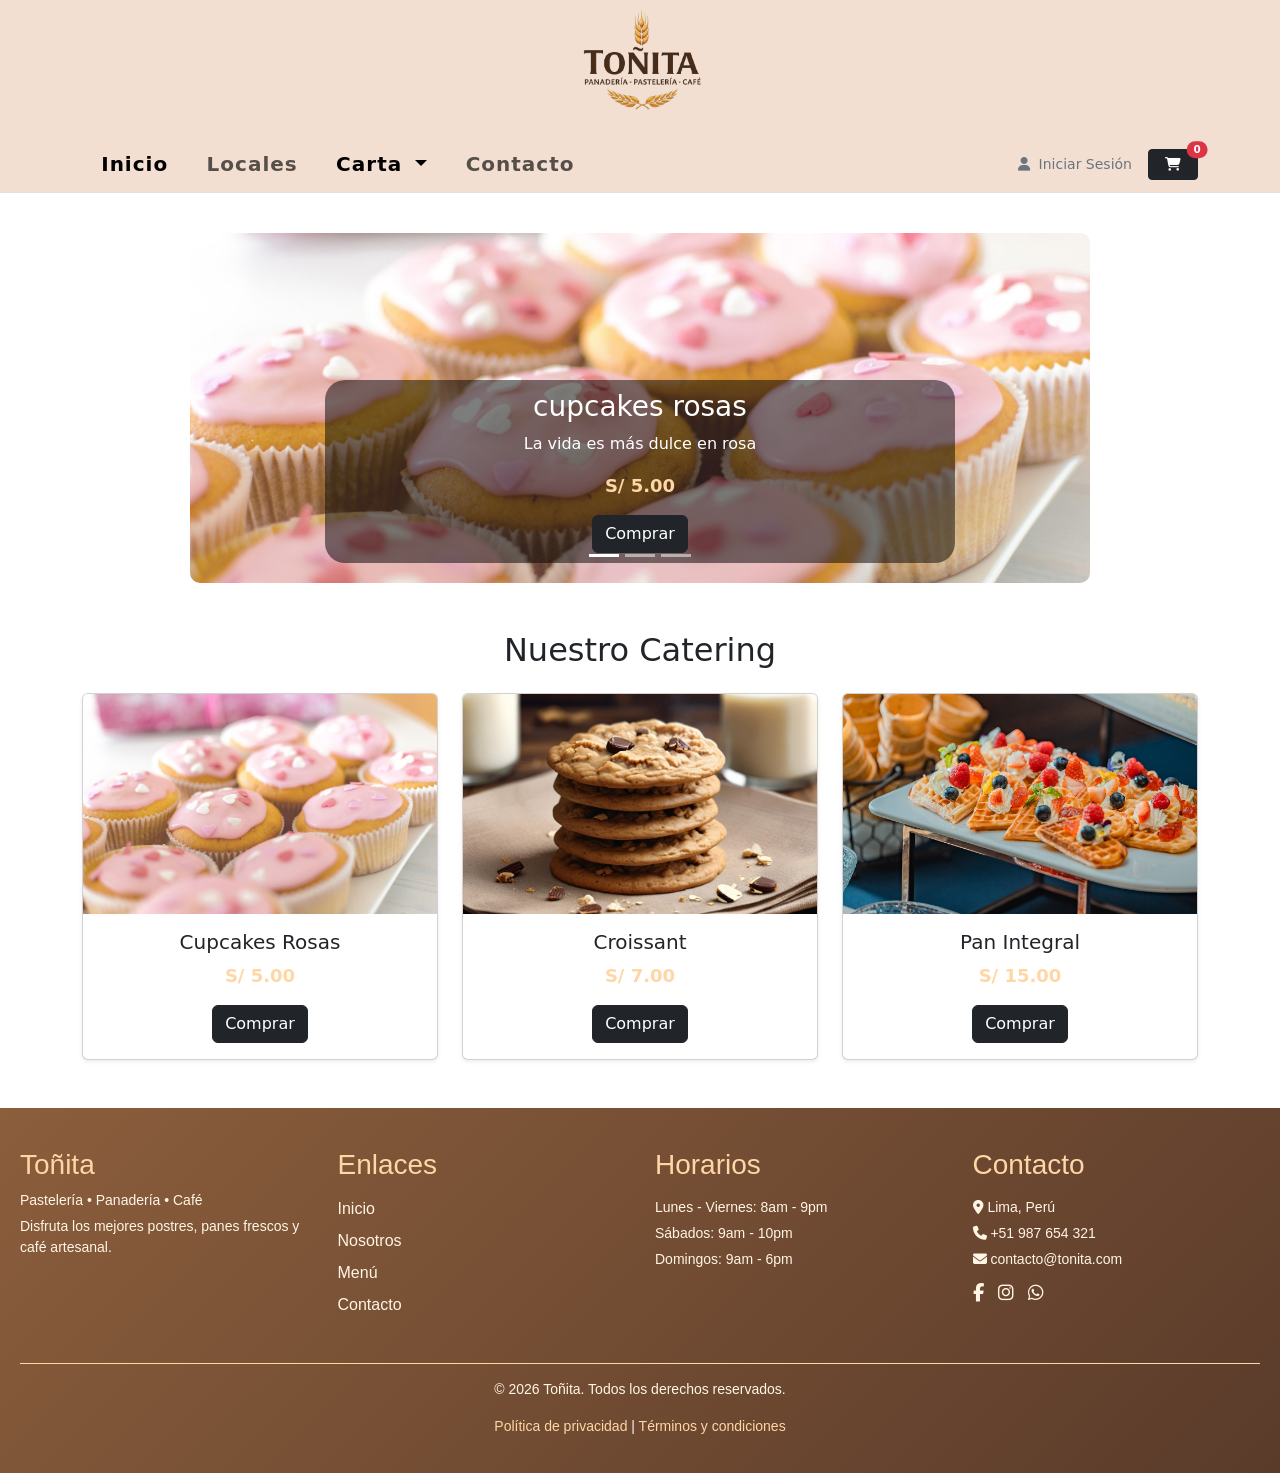
<file: paginas/carta/catering.html>
<!DOCTYPE html>
<html lang="es">

<head>
    <meta charset="UTF-8">
    <meta name="viewport" content="width=device-width, initial-scale=1.0">
    <title>Toñita - Panadería y Café</title>

    <link href="https://cdn.jsdelivr.net/npm/bootstrap@5.3.8/dist/css/bootstrap.min.css" rel="stylesheet"
        integrity="sha384-sRIl4kxILFvY47J16cr9ZwB07vP4J8+LH7qKQnuqkuIAvNWLzeN8tE5YBujZqJLB" crossorigin="anonymous">
    <link rel="stylesheet" href="https://cdnjs.cloudflare.com/ajax/libs/font-awesome/6.5.1/css/all.min.css">
    <link href='https://fonts.googleapis.com/css?family=Roboto' rel='stylesheet'>
    <link rel="stylesheet" href="../../css/footer.css">
    <link rel="stylesheet" href="../../css/carousel.css">

    <style>
        .bg-toñita {
            background-color: #f3dfd1;
        }

        .brand-header {
            font-family: 'Playfair Display', serif;

            font-weight: 900;
            font-size: 5rem;
            color: #2c3e50;
            text-decoration: none;
            display: block;
            margin: 10px 0;
        }

        .navbar {
            padding-top: 5px;
            padding-bottom: 5px;
            border-bottom: 1px solid #dee2e6;
        }

        .nav-link {
            font-size: 1.25rem;
            font-weight: 600;
            letter-spacing: 1px;
            padding: 0.5rem 1.2rem !important;
        }

        .cart-badge {
            font-size: 0.65rem;
        }

        .search-box {
            max-width: 180px;
        }
    </style>
</head>

<body>
    <header class="bg-toñita">
        <div class="container text-center py-1">

            <img src="../../img/toñita-logo-2.png" height="120">

        </div>

        <nav class="navbar navbar-expand-lg bg-toñita mt-2">
            <div class="container">
                <button class="navbar-toggler" type="button" data-bs-toggle="collapse" data-bs-target="#navbarToñita"
                    aria-controls="navbarToñita" aria-expanded="false" aria-label="Toggle navigation">
                    <span class="navbar-toggler-icon"></span>
                </button>

                <div class="collapse navbar-collapse" id="navbarToñita">
                    <ul class="navbar-nav me-auto mb-2 mb-lg-0">
                        <li class="nav-item">
                            <a class="nav-link active" href="../../index.html">Inicio</a>
                        </li>
                        <li class="nav-item">
                            <a class="nav-link" href="../locales.html">Locales</a>
                        </li>
                        <li class="nav-item dropdown">
                            <a class="nav-link active dropdown-toggle" href="#" role="button" data-bs-toggle="dropdown"
                                aria-expanded="false">
                                Carta
                            </a>
                            <ul class="dropdown-menu">
                                <li><a class="dropdown-item" href="./panaderia.html">Panadería</a></li>
                                <li>
                                    <hr class="dropdown-divider">
                                </li>
                                <li><a class="dropdown-item" href="./cafeteria.html">Cafetería</a></li>
                                <li>
                                    <hr class="dropdown-divider">
                                </li>
                                <li><a class="dropdown-item" href="./catering.html">Catering</a></li>
                            </ul>
                        </li>
                        <li class="nav-item">
                            <a class="nav-link" href="../contacto.html">Contacto</a>
                        </li>
                    </ul>


                    <a href="../login.html" class="btn btn-sm btn-outline-secondary border-0 ms-2">
                        <i class="fa-solid fa-user me-1"></i> Iniciar Sesión
                    </a>

                    <a href="../carrito.html" class="btn btn-dark btn-sm position-relative ms-2 px-3">
                        <i class="fa-solid fa-cart-shopping"></i>
                        <span id="contadorCarrito"
                            class="position-absolute top-0 start-100 translate-middle badge rounded-pill bg-danger cart-badge">
                            0
                        </span>
                    </a>
                </div>
            </div>
            </div>
        </nav>
    </header>

    <main>
        <div id="carouselPanes" class="carousel slide" data-bs-ride="carousel">

            <!-- Indicadores -->
            <div class="carousel-indicators">
                <button type="button" data-bs-target="#carouselPanes" data-bs-slide-to="0" class="active"></button>
                <button type="button" data-bs-target="#carouselPanes" data-bs-slide-to="1"></button>
                <button type="button" data-bs-target="#carouselPanes" data-bs-slide-to="2"></button>
            </div>

            <!-- Imágenes -->
            <div class="carousel-inner">

                <div class="carousel-item active">
                    <img src="../../img/catering/jacob-medien-cakes.jpg" class="d-block w-100" alt="cupcakes rosas">
                    <div class="carousel-caption">
                        <h3>cupcakes rosas</h3>
                        <p>La vida es más dulce en rosa</p>
                        <p class="precio">S/ 5.00</p>
                        <button class="btn btn-dark">Comprar</button>
                    </div>
                </div>

                <div class="carousel-item">
                    <img src="../../img/catering/cookies.jpg" class="d-block w-100" alt="cookies">
                    <div class="carousel-caption">
                        <h3>cookies</h3>
                        <p>Un toque de amor en cada chip</p>
                        <p class="precio">S/ 7.00</p>
                        <button class="btn btn-dark">Comprar</button>
                    </div>
                </div>

                <div class="carousel-item">
                    <img src="../../img/catering/tien-seven-food.jpg" class="d-block w-100" alt="waffles con frutas">
                    <div class="carousel-caption">
                        <h3>waffles con frutas</h3>
                        <p>lo único que necesitas es amor... y un waffle</p>
                        <p class="precio">S/ 15.00</p>
                        <button class="btn btn-dark">Comprar</button>
                    </div>
                </div>

            </div>
        </div>

        <section class="container my-5">
            <h2 class="text-center mb-4">Nuestro Catering</h2>

            <div class="row">

                <!-- Producto 1 -->
                <div class="col-md-4">
                    <div class="card shadow-sm">
                        <img src="../../img/catering/jacob-medien-cakes.jpg" class="card-img-top img-producto">
                        <div class="card-body text-center">
                            <h5>Cupcakes Rosas</h5>
                            <p class="precio">S/ 5.00</p>
                            <button class="btn btn-dark"
                                onclick='agregarAlCarrito({nombre:"cupcakes rosas", precio:5})'>
                                Comprar
                            </button>
                        </div>
                    </div>
                </div>

                <!-- Producto 2 -->
                <div class="col-md-4">
                    <div class="card shadow-sm">
                        <img src="../../img/catering/cookies.jpg" class="card-img-top img-producto">
                        <div class="card-body text-center">
                            <h5>Croissant</h5>
                            <p class="precio">S/ 7.00</p>
                            <button class="btn btn-dark" onclick='agregarAlCarrito({nombre:"Croissant", precio:7})'>
                                Comprar
                            </button>
                        </div>
                    </div>
                </div>

                <!-- Producto 3 -->
                <div class="col-md-4">
                    <div class="card shadow-sm">
                        <img src="../../img/catering/tien-seven-food.jpg" class="card-img-top img-producto">
                        <div class="card-body text-center">
                            <h5>Pan Integral</h5>
                            <p class="precio">S/ 15.00</p>
                            <button class="btn btn-dark" onclick='agregarAlCarrito({nombre:"Pan Integral", precio:15})'>
                                Comprar
                            </button>
                        </div>
                    </div>
                </div>

            </div>
        </section>
    </main>

    <!--el pie de la pagina-->
    <footer class="footer">
        <div class="footer-container">

            <!-- Marca -->
            <div class="footer-box">
                <h2 class="logo">Toñita</h2>
                <p>Pastelería • Panadería • Café</p>
                <p class="footer-text">
                    Disfruta los mejores postres, panes frescos y café artesanal.
                </p>
            </div>

            <!-- Enlaces -->
            <div class="footer-box">
                <h3>Enlaces</h3>
                <ul>
                    <li><a href="../../index.html">Inicio</a></li>
                    <li><a href="../nosostros.html">Nosotros</a></li>
                    <li><a href="../carta/panaderia.html">Menú</a></li>
                    <li><a href="../contacto.html">Contacto</a></li>
                </ul>
            </div>

            <!-- Horarios -->
            <div class="footer-box">
                <h3>Horarios</h3>
                <p>Lunes - Viernes: 8am - 9pm</p>
                <p>Sábados: 9am - 10pm</p>
                <p>Domingos: 9am - 6pm</p>
            </div>

            <!-- Contacto -->
            <div class="footer-box">
                <h3>Contacto</h3>
                <p><i class="fa-solid fa-location-dot"></i> Lima, Perú</p>
                <p><i class="fa-solid fa-phone"></i> +51 987 654 321</p>
                <p><i class="fa-solid fa-envelope"></i> contacto@tonita.com</p>

                <div class="socials">
                    <a href="#"><i class="fa-brands fa-facebook-f"></i></a>
                    <a href="#"><i class="fa-brands fa-instagram"></i></a>
                    <a href="#"><i class="fa-brands fa-whatsapp"></i></a>
                </div>
            </div>

        </div>

        <!-- Parte inferior -->
        <div class="footer-bottom">
            <p>&copy; 2026 Toñita. Todos los derechos reservados.</p>
            <p>
                <a href="#">Política de privacidad</a> |
                <a href="#">Términos y condiciones</a>
            </p>
        </div>
    </footer>

    <script src="https://cdn.jsdelivr.net/npm/bootstrap@5.3.8/dist/js/bootstrap.bundle.min.js"
        integrity="sha384-FKyoEForCGlyvwx9Hj09JcYn3nv7wiPVlz7YYwJrWVcXK/BmnVDxM+D2scQbITxI"
        crossorigin="anonymous"></script>
    <script src="../../JS/carrito.js"></script>
    <script src="../../JS/buscar.js"></script>
</body>

</html>
</file>
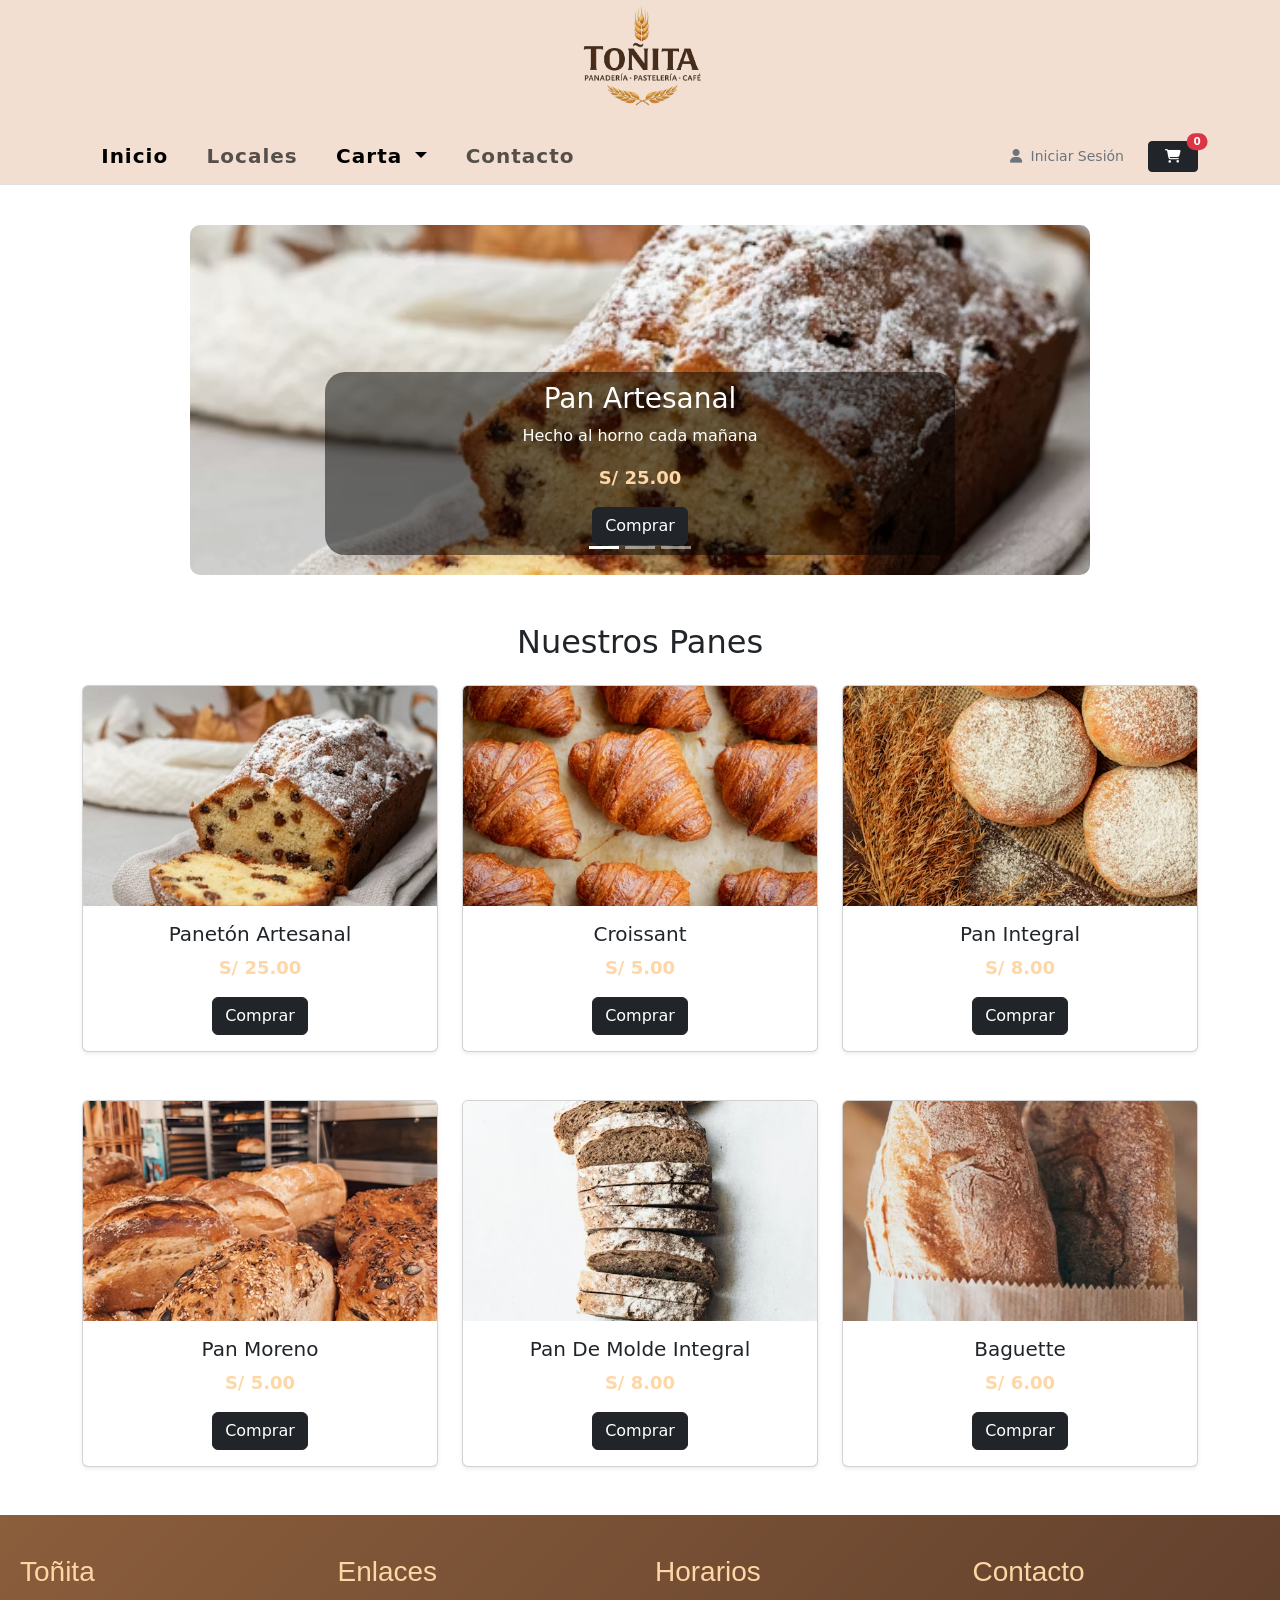
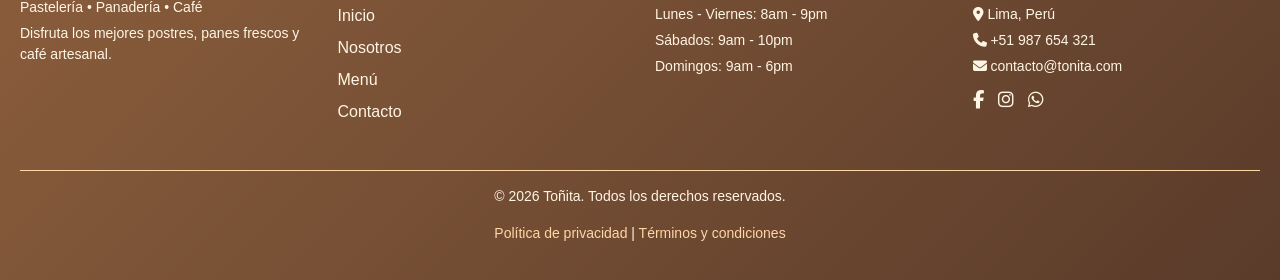
<file: paginas/carta/panaderia.html>
<!DOCTYPE html>
<html lang="es">

<head>
    <meta charset="UTF-8">
    <meta name="viewport" content="width=device-width, initial-scale=1.0">
    <title>Toñita - Panadería y Café</title>

    <link href="https://cdn.jsdelivr.net/npm/bootstrap@5.3.8/dist/css/bootstrap.min.css" rel="stylesheet"
        integrity="sha384-sRIl4kxILFvY47J16cr9ZwB07vP4J8+LH7qKQnuqkuIAvNWLzeN8tE5YBujZqJLB" crossorigin="anonymous">
    <link rel="stylesheet" href="https://cdnjs.cloudflare.com/ajax/libs/font-awesome/6.5.1/css/all.min.css">
    <link href='https://fonts.googleapis.com/css?family=Roboto' rel='stylesheet'>
    <link rel="stylesheet" href="../../css/footer.css">
    <link rel="stylesheet" href="../../css/carousel.css">


    <style>
        .bg-toñita {
            background-color: #f3dfd1;
        }

        .brand-header {
            font-family: 'Playfair Display', serif;

            font-weight: 900;
            font-size: 5rem;
            color: #2c3e50;
            text-decoration: none;
            display: block;
            margin: 10px 0;
        }

        .navbar {
            padding-top: 5px;
            padding-bottom: 5px;
            border-bottom: 1px solid #dee2e6;
        }

        .nav-link {
            font-size: 1.25rem;
            font-weight: 600;
            letter-spacing: 1px;
            padding: 0.5rem 1.2rem !important;
        }

        .cart-badge {
            font-size: 0.65rem;
        }

        .search-box {
            max-width: 180px;
        }
    </style>
</head>

<body>
    <header class="bg-toñita">
        <div class="container text-center py-0">

            <img src="../../img/toñita-logo-2.png" height="120">

        </div>

        <nav class="navbar navbar-expand-lg bg-toñita mt-2 sticky-top">
            <div class="container">
                <button class="navbar-toggler" type="button" data-bs-toggle="collapse" data-bs-target="#navbarToñita"
                    aria-controls="navbarToñita" aria-expanded="false" aria-label="Toggle navigation">
                    <span class="navbar-toggler-icon"></span>
                </button>

                <div class="collapse navbar-collapse" id="navbarToñita">
                    <ul class="navbar-nav me-auto mb-2 mb-lg-0">
                        <li class="nav-item">
                            <a class="nav-link active" href="../../index.html">Inicio</a>
                        </li>
                        <li class="nav-item">
                            <a class="nav-link" href="../locales.html">Locales</a>
                        </li>
                        <li class="nav-item dropdown">
                            <a class="nav-link active dropdown-toggle" href="#" role="button" data-bs-toggle="dropdown"
                                aria-expanded="false">
                                Carta
                            </a>
                            <ul class="dropdown-menu">
                                <li><a class="dropdown-item" href="./panaderia.html">Panadería</a></li>
                                <li>
                                    <hr class="dropdown-divider">
                                </li>
                                <li><a class="dropdown-item" href="./cafeteria.html">Cafetería</a></li>
                                <li>
                                    <hr class="dropdown-divider">
                                </li>
                                <li><a class="dropdown-item" href="./catering.html">Catering</a></li>
                            </ul>
                        </li>
                        <li class="nav-item">
                            <a class="nav-link" href="../contacto.html">Contacto</a>
                        </li>
                    </ul>

                    <div class="d-flex align-items-center gap-2">
                        

                        <a href="../login.html" class="btn btn-sm btn-outline-secondary border-0 ms-2">
                            <i class="fa-solid fa-user me-1"></i> Iniciar Sesión
                        </a>

                        <a href="../carrito.html" class="btn btn-dark btn-sm position-relative ms-2 px-3">
                            <i class="fa-solid fa-cart-shopping"></i>
                            <span id="contadorCarrito"
                                class="position-absolute top-0 start-100 translate-middle badge rounded-pill bg-danger cart-badge">
                                0
                            </span>
                        </a>
                    </div>
                </div>
            </div>
        </nav>
    </header>

    <main>
        <div id="carouselPanes" class="carousel slide" data-bs-ride="carousel">

            <!-- Indicadores -->
            <div class="carousel-indicators">
                <button type="button" data-bs-target="#carouselPanes" data-bs-slide-to="0" class="active"></button>
                <button type="button" data-bs-target="#carouselPanes" data-bs-slide-to="1"></button>
                <button type="button" data-bs-target="#carouselPanes" data-bs-slide-to="2"></button>
            </div>

            <!-- Imágenes -->
            <div class="carousel-inner">

                <div class="carousel-item active">
                    <img src="../../img/panes/paneton-artesanal.avif" class="d-block w-100" alt="Pan artesanal">
                    <div class="carousel-caption">
                        <h3>Pan Artesanal</h3>
                        <p>Hecho al horno cada mañana</p>
                        <p class="precio">S/ 25.00</p>
                        <button class="btn btn-dark" onclick='agregarAlCarrito({nombre:"Pan Artesanal", precio:25})'>
                            Comprar
                        </button>
                    </div>
                </div>

                <div class="carousel-item">
                    <img src="../../img/panes/croissant.avif" class="d-block w-100" alt="Croissant">
                    <div class="carousel-caption">
                        <h3>Croissant</h3>
                        <p>Suave y crujiente</p>
                        <p class="precio">S/ 5.00</p>
                        <button class="btn btn-dark" onclick='agregarAlCarrito({nombre:"Croissant", precio:5})'>
                            Comprar
                        </button>
                    </div>
                </div>

                <div class="carousel-item">
                    <img src="../../img/panes/pan-redondo-integral.avif" class="d-block w-100" alt="Pan dulce">
                    <div class="carousel-caption">
                        <h3>Pan Dulce</h3>
                        <p>Perfecto para acompañar tu café</p>
                        <p class="precio">S/ 8.00</p>
                        <button class="btn btn-dark" onclick='agregarAlCarrito({nombre:"Pan Dulce", precio:8})'>
                            Comprar
                        </button>
                    </div>
                </div>

            </div>

        </div>

        <section class="container my-5">
            <h2 class="text-center mb-4">Nuestros Panes</h2>

            <div class="row">

                <!-- Producto 1 -->
                <div class="col-md-4">
                    <div class="card shadow-sm">
                        <img src="../../img/panes/paneton-artesanal.avif" class="card-img-top img-producto">
                        <div class="card-body text-center">
                            <h5>Panetón Artesanal</h5>
                            <p class="precio">S/ 25.00</p>
                            <button class="btn btn-dark"
                                onclick='agregarAlCarrito({nombre:"Panetón Artesanal", precio:25})'>
                                Comprar
                            </button>
                        </div>
                    </div>
                </div>

                <!-- Producto 2 -->
                <div class="col-md-4">
                    <div class="card shadow-sm">
                        <img src="../../img/panes/croissant.avif" class="card-img-top img-producto">
                        <div class="card-body text-center">
                            <h5>Croissant</h5>
                            <p class="precio">S/ 5.00</p>
                            <button class="btn btn-dark" onclick='agregarAlCarrito({nombre:"Croissant", precio:5})'>
                                Comprar
                            </button>
                        </div>
                    </div>
                </div>

                <!-- Producto 3 -->
                <div class="col-md-4">
                    <div class="card shadow-sm">
                        <img src="../../img/panes/pan-redondo-integral.avif" class="card-img-top img-producto">
                        <div class="card-body text-center">
                            <h5>Pan Integral</h5>
                            <p class="precio">S/ 8.00</p>
                            <button class="btn btn-dark" onclick='agregarAlCarrito({nombre:"Pan Integral", precio:8})'>
                                Comprar
                            </button>
                        </div>
                    </div>
                </div>

            </div>
        </section>
        <section class="container my-5">
            <div class="row">

                <!-- Producto 4 -->
                <div class="col-md-4">
                    <div class="card shadow-sm">
                        <img src="../../img/panes/pan-moreno.avif" class="card-img-top img-producto">
                        <div class="card-body text-center">
                            <h5>Pan Moreno</h5>
                            <p class="precio">S/ 5.00</p>
                            <button class="btn btn-dark" onclick='agregarAlCarrito({nombre:"Pan Moreno", precio:5})'>
                                Comprar
                            </button>
                        </div>
                    </div>
                </div>

                <!-- Producto 5 -->
                <div class="col-md-4">
                    <div class="card shadow-sm">
                        <img src="../../img/panes/pan-de-molde integral.avif" class="card-img-top img-producto">
                        <div class="card-body text-center">
                            <h5>Pan De Molde Integral</h5>
                            <p class="precio">S/ 8.00</p>
                            <button class="btn btn-dark"
                                onclick='agregarAlCarrito({nombre:"Pan De Molde Integral", precio:8})'>
                                Comprar
                            </button>
                        </div>
                    </div>
                </div>

                <!-- Producto 6 -->
                <div class="col-md-4">
                    <div class="card shadow-sm">
                        <img src="../../img/panes/baguette.avif" class="card-img-top img-producto">
                        <div class="card-body text-center">
                            <h5>Baguette</h5>
                            <p class="precio">S/ 6.00</p>
                            <button class="btn btn-dark" onclick='agregarAlCarrito({nombre:"Baguette", precio:6})'>
                                Comprar
                            </button>
                        </div>
                    </div>
                </div>

            </div>
        </section>

    </main>

    <!--el pie de la pagina-->
    <footer class="footer">
        <div class="footer-container">

            <!-- Marca -->
            <div class="footer-box">
                <h2 class="logo">Toñita</h2>
                <p>Pastelería • Panadería • Café</p>
                <p class="footer-text">
                    Disfruta los mejores postres, panes frescos y café artesanal.
                </p>
            </div>

            <!-- Enlaces -->
            <div class="footer-box">
                <h3>Enlaces</h3>
                <ul>
                    <li><a href=".././../index.html">Inicio</a></li>
                    <li><a href="../nosostros.html">Nosotros</a></li>
                    <li><a href="../carta/catering.html">Menú</a></li>
                    <li><a href="../contacto.html">Contacto</a></li>
                </ul>
            </div>

            <!-- Horarios -->
            <div class="footer-box">
                <h3>Horarios</h3>
                <p>Lunes - Viernes: 8am - 9pm</p>
                <p>Sábados: 9am - 10pm</p>
                <p>Domingos: 9am - 6pm</p>
            </div>

            <!-- Contacto -->
            <div class="footer-box">
                <h3>Contacto</h3>
                <p><i class="fa-solid fa-location-dot"></i> Lima, Perú</p>
                <p><i class="fa-solid fa-phone"></i> +51 987 654 321</p>
                <p><i class="fa-solid fa-envelope"></i> contacto@tonita.com</p>

                <div class="socials">
                    <a href="#"><i class="fa-brands fa-facebook-f"></i></a>
                    <a href="#"><i class="fa-brands fa-instagram"></i></a>
                    <a href="#"><i class="fa-brands fa-whatsapp"></i></a>
                </div>
            </div>

        </div>

        <!-- Parte inferior -->
        <div class="footer-bottom">
            <p>&copy; 2026 Toñita. Todos los derechos reservados.</p>
            <p>
                <a href="#">Política de privacidad</a> |
                <a href="#">Términos y condiciones</a>
            </p>
        </div>
    </footer>

    <script src="https://cdn.jsdelivr.net/npm/bootstrap@5.3.8/dist/js/bootstrap.bundle.min.js"
        integrity="sha384-FKyoEForCGlyvwx9Hj09JcYn3nv7wiPVlz7YYwJrWVcXK/BmnVDxM+D2scQbITxI"
        crossorigin="anonymous"></script>
    <script src="../../JS/carrito.js"></script>
    <script src="../../JS/buscar.js"></script>
</body>

</html>
</file>
<file: css/estilos.css>
html,
body {
    height: 100%;
    margin: 0;
}
.navbar {
    transition: all 0.3s ease;
    box-shadow: 0 2px 10px rgba(0,0,0,0.1);
}

body {
    display: flex;
    flex-direction: column;
}

main {
    flex: 1;
    margin-bottom: 25px;
}

.cerrar-btn{
    color: #5c2c06;
    font-weight: bold;
    font-size: 15px;
    background: transparent;
}

.cerrar-btn:hover{
    color: #d97706;
}

.carousel-item img {
    width: 600px;
    height: 600px;
    object-fit: contain;
}

.carousel-item{
    height: 500px;
    object-fit: contain;
}

.custom-caption {
    right: 5%;
    left: auto;
    bottom: 20%;
    text-align: left;
    max-width: 450px;

    background: rgb(239, 149, 70);
    padding: 25px;
    border-radius: 12px;
    content: "";
    display: block;
    clear: both;
}

.custom-caption h2 {
    font-size: 32px;
    font-weight: bold;
    color: #fff;
}

.custom-caption p {
    font-size: 18px;
    color: #f1f1f1;
    line-height: 1.5;
}

.carousel-caption.custom-caption:hover {
    transform: translateY(-10px) scale(1.05);
}

.footer {
    margin-top: 0;
    background: linear-gradient(135deg, #8B5E3C, #5a3b2a);
    color: #FFF5E4;
    padding: 40px 20px 20px;
    font-family: 'Segoe UI', sans-serif;
}

.footer-container {
    display: grid;
    grid-template-columns: repeat(auto-fit, minmax(220px, 1fr));
    gap: 30px;
}

.footer-box h2.logo {
    color: #FFD6A5;
    font-size: 28px;
}

.footer-box h3 {
    margin-bottom: 15px;
    color: #FFD6A5;
}

.footer-box p {
    margin: 5px 0;
    font-size: 14px;
}

.footer-text {
    margin-top: 10px;
    line-height: 1.5;
}

.footer-box ul {
    list-style: none;
    padding: 0;
}

.footer-box ul li {
    margin: 8px 0;
}

.footer-box ul li a {
    text-decoration: none;
    color: #FFF5E4;
    transition: 0.3s;
}

.footer-box ul li a:hover {
    color: #FFD6A5;
    padding-left: 5px;
}

/* Redes sociales */
.socials {
    margin-top: 10px;
}

.socials a {
    display: inline-block;
    margin-right: 10px;
    color: #FFF5E4;
    font-size: 18px;
    transition: 0.3s;
}

.socials a:hover {
    color: #FFD6A5;
    transform: scale(1.2);
}

/* Parte inferior */
.footer-bottom {
    text-align: center;
    border-top: 1px solid #FFD6A5;
    margin-top: 30px;
    padding-top: 15px;
    font-size: 14px;
}

.footer-bottom a {
    color: #FFD6A5;
    text-decoration: none;
}

.footer-bottom a:hover {
    text-decoration: underline;
}

/* 
HERO PRINCIPAL*/
.hero-principal{
    background: linear-gradient(rgba(0,0,0,0.45), rgba(0,0,0,0.45)), url("../img/panes.jpg");
    background-size: cover;
    background-position: center;
    height: 85vh;
    display: flex;
    align-items: center;
    justify-content: center;
    text-align: center;
    padding: 20px;
}

.hero-texto{
    max-width: 800px;
    color: white;
}

.hero-texto h1{
    font-size: 55px;
    font-weight: bold;
    margin-bottom: 20px;
    text-shadow: 2px 2px 10px rgba(0,0,0,0.4);
}

.hero-texto p{
    font-size: 22px;
    margin-bottom: 30px;
}

.btn-hero{
    background: rgb(239, 149, 70);
    color: white;
    padding: 15px 35px;
    border-radius: 30px;
    text-decoration: none;
    font-weight: bold;
    transition: 0.3s;
}

.btn-hero:hover{
    background: #d97706;
    transform: scale(1.05);
}

/*BENEFICIOS*/
.beneficios{
    display: flex;
    justify-content: center;
    gap: 25px;
    flex-wrap: wrap;
    padding: 40px 20px;
    background: #fff7ef;
}

.beneficio-item{
    background: white;
    padding: 20px 30px;
    border-radius: 15px;
    font-weight: bold;
    box-shadow: 0 5px 20px rgba(0,0,0,0.08);
    transition: 0.3s;
}

.beneficio-item:hover{
    transform: translateY(-8px);
}

/*PRODUCTOS DESTACADOS*/
.productos-destacados{
    padding: 70px 20px;
    text-align: center;
}

.productos-destacados h2{
    font-size: 40px;
    margin-bottom: 40px;
    color: #5c2c06;
}

.contenedor-productos{
    display: flex;
    justify-content: center;
    gap: 30px;
    flex-wrap: wrap;
}

.producto-card{
    width: 300px;
    background: white;
    border-radius: 18px;
    overflow: hidden;
    box-shadow: 0 8px 25px rgba(0,0,0,0.1);
    transition: 0.3s;
}

.producto-card:hover{
    transform: translateY(-10px);
}

.producto-card img{
    width: 100%;
    height: 220px;
    object-fit: cover;
}

.producto-card h4{
    margin: 15px 0 10px;
    color: #5c2c06;
}

.producto-card p{
    font-size: 22px;
    color: #d97706;
    font-weight: bold;
}

.producto-card button{
    margin-bottom: 20px;
    background: rgb(239, 149, 70);
    border: none;
    color: white;
    padding: 12px 25px;
    border-radius: 25px;
    cursor: pointer;
    transition: 0.3s;
}

.producto-card button:hover{
    background: #d97706;
}

/*PROMO BANNER*/
.promo-banner{
    background: linear-gradient(135deg, rgb(239, 149, 70), #d97706);
    color: white;
    text-align: center;
    padding: 60px 20px;
}

.promo-banner h2{
    font-size: 38px;
    margin-bottom: 15px;
}

.promo-banner p{
    font-size: 20px;
}

/*ELEGIRNOS*/
.elegirnos{
    text-align: center;
    padding: 70px 20px;
    background: #fff7ef;
}

.elegirnos h2{
    font-size: 38px;
    color: #5c2c06;
    margin-bottom: 20px;
}

.elegirnos p{
    max-width: 800px;
    margin: auto;
    font-size: 20px;
    line-height: 1.6;
}

/*CATEGORIAS PRINCIPALES*/
.categorias-principales{
    padding: 70px 20px;
}

.categorias-principales h2{
    text-align: center;
    font-size: 40px;
    margin-bottom: 50px;
    color: #5c2c06;
}

.categoria-box{
    display: flex;
    align-items: center;
    gap: 30px;
    margin-bottom: 40px;
    background: white;
    border-radius: 18px;
    overflow: hidden;
    box-shadow: 0 8px 25px rgba(0,0,0,0.08);
}

.categoria-box img{
    width: 45%;
    height: 280px;
    object-fit: cover;
}

.categoria-info{
    padding: 20px;
}

.categoria-info h3{
    color: #5c2c06;
    font-size: 30px;
    margin-bottom: 15px;
}

.categoria-info p{
    font-size: 18px;
    margin-bottom: 20px;
}

.categoria-info a{
    background: rgb(239, 149, 70);
    color: white;
    padding: 12px 25px;
    text-decoration: none;
    border-radius: 25px;
    font-weight: bold;
}

.categoria-info a:hover{
    background: #d97706;
}
</file>
<file: css/carrito.css>
body{
    background: #f8f5f1;
    font-family: 'Segoe UI', sans-serif;
}

h1{
    color: #5c2c06;
    font-weight: bold;
}

.img-producto{
    height: 220px;
    object-fit: cover;
    border-top-left-radius: 12px;
    border-top-right-radius: 12px;
}

.card-producto{
    border: none;
    border-radius: 12px;
    overflow: hidden;
    transition: 0.3s ease;
    background: white;
}

.card-producto:hover{
    transform: translateY(-8px);
}

.card-producto .card-body h5{
    color: #5c2c06;
    font-weight: bold;
}

.card-producto .card-body p{
    margin-bottom: 8px;
    color: #555;
}

.card-producto .btn-danger{
    background: #b02a37;
    border: none;
    border-radius: 8px;
}

.card-producto .btn-danger:hover{
    opacity: 0.9;
}

.resumen-pago{
    border-radius: 12px;
    border: none;
    background: white;
}

#total{
    color: #d97706;
    font-weight: bold;
    text-align: center;
    margin-bottom: 15px;
}

.btn-success{
    background: #198754;
    border: none;
    font-weight: bold;
}

.btn-outline-dark{
    font-weight: bold;
}
</file>
<file: css/footer.css>
html, body{
    height: 100%;
    margin: 0;
}
body{
    display: flex;
    flex-direction: column;
}

main {
    flex: 1;
}

.footer {
    margin-top: auto;
    background: linear-gradient(135deg, #8B5E3C, #5a3b2a);
    color: #FFF5E4;
    padding: 40px 20px 20px;
    font-family: 'Segoe UI', sans-serif;
}

.footer-container {
    display: grid;
    grid-template-columns: repeat(auto-fit, minmax(220px, 1fr));
    gap: 30px;
}

.footer-box h2.logo {
    color: #FFD6A5;
    font-size: 28px;
}

.footer-box h3 {
    margin-bottom: 15px;
    color: #FFD6A5;
}

.footer-box p {
    margin: 5px 0;
    font-size: 14px;
}

.footer-text {
    margin-top: 10px;
    line-height: 1.5;
}

.footer-box ul {
    list-style: none;
    padding: 0;
}

.footer-box ul li {
    margin: 8px 0;
}

.footer-box ul li a {
    text-decoration: none;
    color: #FFF5E4;
    transition: 0.3s;
}

.footer-box ul li a:hover {
    color: #FFD6A5;
    padding-left: 5px;
}

/* Redes sociales */
.socials {
    margin-top: 10px;
}

.socials a {
    display: inline-block;
    margin-right: 10px;
    color: #FFF5E4;
    font-size: 18px;
    transition: 0.3s;
}

.socials a:hover {
    color: #FFD6A5;
    transform: scale(1.2);
}

/* Parte inferior */
.footer-bottom {
    text-align: center;
    border-top: 1px solid #FFD6A5;
    margin-top: 30px;
    padding-top: 15px;
    font-size: 14px;
}

.footer-bottom a {
    color: #FFD6A5;
    text-decoration: none;
}

.footer-bottom a:hover {
    text-decoration: underline;
}
</file>
<file: css/login.css>
* {
    box-sizing: border-box;
    margin: 0;
    padding: 0;
}

body {
    font-family: Arial, Helvetica, sans-serif;
    background-color: aliceblue;
    color: black;
}

a {
    text-decoration: none;
    color: rgba(50, 50, 233, 0.599);
    font-weight: bold;
}

a:hover {
    color: blue;
}

.contenedor {
    min-height: 100vh;
    display: flex;
    justify-content: center;
    align-items: center;
    background: linear-gradient(135deg, #d67022, #be937d);
    padding: 20px;
}

.tarjeta {
    width: 100%;
    max-width: 420px;
    background-color: rgb(245, 231, 212);
    padding: 40px;
    border-radius: 20px;
    box-shadow: 0px 15px 40px rgba(0, 0, 0, 0.2);
}

.tarjeta h1 {
    text-align: center;
    color: black;
    margin-bottom: 10px;
    font-size: 32px;
}

.subtitulo {
    text-align: center;
    color: rgb(114, 114, 117);
    margin-bottom: 25px;
}

.grupo-formulario {
    margin-bottom: 18px;
}

.grupo-formulario label {
    display: block;
    margin-bottom: 7px;
    font-weight: bold;
    color: #336155;
}

.grupo-formulario input {
    width: 100%;
    padding: 12px 14px;
    border: 1px solid #cbd5e1;
    border-radius: 10px;
    font-size: 15px;
    outline: none;
}

.grupo-formulario input:focus {
    border-color: burlywood;
    box-shadow: 0 0 0 3px rgba(211, 151, 87, 0.536);
}

.btn-principal {
    width: 100%;
    padding: 12px 16px;
    background-color: #638de7;
    color: #ffffff;
    border: none;
    border-radius: 10px;
    font-size: 15px;
    font-weight: bold;
    cursor: pointer;
    transition: 0.2s;
}

.btn-principal:hover {
    background-color: #1d4ed8;
}

.mensaje {
    margin-top: 15px;
    text-align: center;
    font-weight: bold;
    color: #dc2626;
}

.texto-enlace {
    margin-top: 20px;
    text-align: center;
    color: rgb(114, 114, 117);
}
</file>
<file: css/nosotros.css>
.nosotros-text {
    max-width: 700px;   /* limita el ancho */
    text-align: center; /* centra el texto */
    font-size: 1.2rem;
    line-height: 1.8;   /* espacio entre líneas */
    color: #333;
}

.nosotros-text p {
    margin-bottom: 20px;
}
.nosotros-text {
    background: #fff;
    padding: 30px;
    border-radius: 10px;
    box-shadow: 0 5px 15px rgba(0,0,0,0.1);
}
</file>
<file: css/carousel.css>
#carouselPanes {
    height: 350px;
    border-radius: 10px;
    max-width: 900px;
    margin: 40px auto;
    overflow: hidden;
    border-radius: 10px;
}

.carousel-caption {
    background: rgba(0, 0, 0, 0.5);
    border-radius: 20px;
    padding: 10px;
}

#carouselPanes img {
    width: 100%;
    height: 350px;
    object-fit: cover;
}

.carousel {
    margin-top: 40px;
}

.img-producto {
    height: 220px;
    object-fit: cover;
}

.precio {
    font-size: 18px;
    font-weight: bold;
    color: #FFD6A5;
}
</file>
